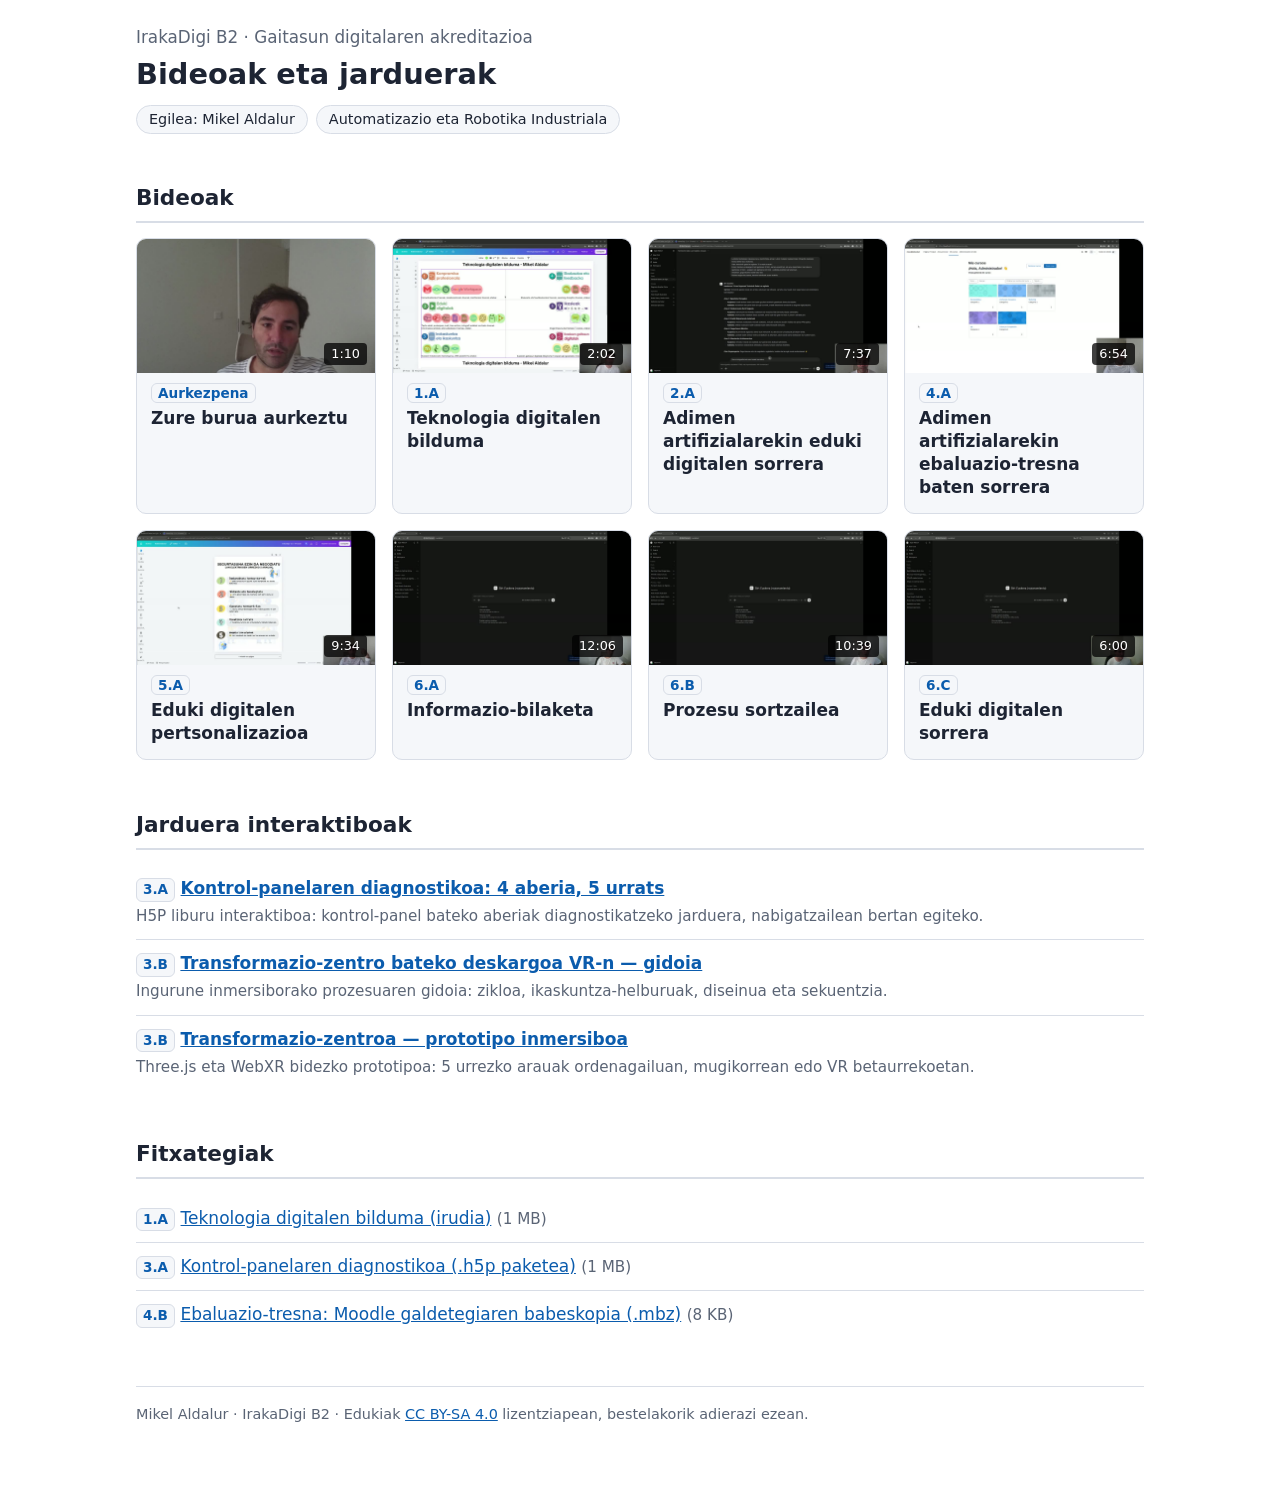
<file: index.html>
<!doctype html>
<html lang="eu">
<head>
<meta charset="utf-8">
<meta name="viewport" content="width=device-width, initial-scale=1">
<title>IrakaDigi B2 — Mikel Aldalur</title>
<meta name="description" content="Gaitasun digitalaren B2 akreditaziorako sortutako bideoak, jarduera interaktiboak eta baliabideak.">
<link rel="stylesheet" href="estiloa.css">
</head>
<body>
<main>
<header>
<p class="lead">IrakaDigi B2 · Gaitasun digitalaren akreditazioa</p>
<h1>Bideoak eta jarduerak</h1>
<div class="meta"><span class="tag">Egilea: Mikel Aldalur</span><span class="tag">Automatizazio eta Robotika Industriala</span></div>
</header>

<h2>Bideoak</h2>
<div class="grid">
<a class="vcard" href="bideoak/aurkezpena.html">
<span class="thumb"><img src="bideoak/irudiak/1.ZureBuruaAurkeztu.jpg" alt="" loading="lazy" width="960" height="540"><span class="dur">1:10</span></span>
<span class="vbody"><span class="code">Aurkezpena</span><strong>Zure burua aurkeztu</strong></span>
</a>
<a class="vcard" href="bideoak/1A.html">
<span class="thumb"><img src="bideoak/irudiak/1.A.TeknologiaDigitalenBilduma.jpg" alt="" loading="lazy" width="960" height="540"><span class="dur">2:02</span></span>
<span class="vbody"><span class="code">1.A</span><strong>Teknologia digitalen bilduma</strong></span>
</a>
<a class="vcard" href="bideoak/2A.html">
<span class="thumb"><img src="bideoak/irudiak/2.A.AArekinEdukiDigitalenSorrera.jpg" alt="" loading="lazy" width="960" height="540"><span class="dur">7:37</span></span>
<span class="vbody"><span class="code">2.A</span><strong>Adimen artifizialarekin eduki digitalen sorrera</strong></span>
</a>
<a class="vcard" href="bideoak/4A.html">
<span class="thumb"><img src="bideoak/irudiak/4.A.AAEbaluazioSorrera.jpg" alt="" loading="lazy" width="960" height="540"><span class="dur">6:54</span></span>
<span class="vbody"><span class="code">4.A</span><strong>Adimen artifizialarekin ebaluazio-tresna baten sorrera</strong></span>
</a>
<a class="vcard" href="bideoak/5A.html">
<span class="thumb"><img src="bideoak/irudiak/5.A.EdukiDigitalenPertsonalizazioa.jpg" alt="" loading="lazy" width="960" height="540"><span class="dur">9:34</span></span>
<span class="vbody"><span class="code">5.A</span><strong>Eduki digitalen pertsonalizazioa</strong></span>
</a>
<a class="vcard" href="bideoak/6A.html">
<span class="thumb"><img src="bideoak/irudiak/6.A.InformazioBilaketa.jpg" alt="" loading="lazy" width="960" height="540"><span class="dur">12:06</span></span>
<span class="vbody"><span class="code">6.A</span><strong>Informazio-bilaketa</strong></span>
</a>
<a class="vcard" href="bideoak/6B.html">
<span class="thumb"><img src="bideoak/irudiak/6.B.ProzesuSortzailea.jpg" alt="" loading="lazy" width="960" height="540"><span class="dur">10:39</span></span>
<span class="vbody"><span class="code">6.B</span><strong>Prozesu sortzailea</strong></span>
</a>
<a class="vcard" href="bideoak/6C.html">
<span class="thumb"><img src="bideoak/irudiak/6.C.EdukiDigitalenSorrera.jpg" alt="" loading="lazy" width="960" height="540"><span class="dur">6:00</span></span>
<span class="vbody"><span class="code">6.C</span><strong>Eduki digitalen sorrera</strong></span>
</a>
</div>

<h2>Jarduera interaktiboak</h2>
<ul class="list">
<li><span class="code">3.A</span> <a href="3A-kontrol-panela/"><strong>Kontrol-panelaren diagnostikoa: 4 aberia, 5 urrats</strong></a><br><span class="muted">H5P liburu interaktiboa: kontrol-panel bateko aberiak diagnostikatzeko jarduera, nabigatzailean bertan egiteko.</span></li>
<li><span class="code">3.B</span> <a href="3B-transformazio-zentroa/"><strong>Transformazio-zentro bateko deskargoa VR-n — gidoia</strong></a><br><span class="muted">Ingurune inmersiborako prozesuaren gidoia: zikloa, ikaskuntza-helburuak, diseinua eta sekuentzia.</span></li>
<li><span class="code">3.B</span> <a href="3B-transformazio-zentroa/vr/"><strong>Transformazio-zentroa — prototipo inmersiboa</strong></a><br><span class="muted">Three.js eta WebXR bidezko prototipoa: 5 urrezko arauak ordenagailuan, mugikorrean edo VR betaurrekoetan.</span></li>
</ul>

<h2>Fitxategiak</h2>
<ul class="list">
<li><span class="code">1.A</span> <a href="teknologia-digitalen-bilduma.png" download>Teknologia digitalen bilduma (irudia)</a> <span class="muted">(1 MB)</span></li>
<li><span class="code">3.A</span> <a href="3A-kontrol-panela/kontrol-panelaren-diagnostikoa.h5p" download>Kontrol-panelaren diagnostikoa (.h5p paketea)</a> <span class="muted">(1 MB)</span></li>
<li><span class="code">4.B</span> <a href="4.B.AAEbaluazioTresnarenBidalketa.mbz" download>Ebaluazio-tresna: Moodle galdetegiaren babeskopia (.mbz)</a> <span class="muted">(8 KB)</span></li>
</ul>

<footer>Mikel Aldalur · IrakaDigi B2 · Edukiak <a href="https://creativecommons.org/licenses/by-sa/4.0/deed.eu">CC BY-SA 4.0</a> lizentziapean, bestelakorik adierazi ezean.</footer>
</main>
</body>
</html>
</file>
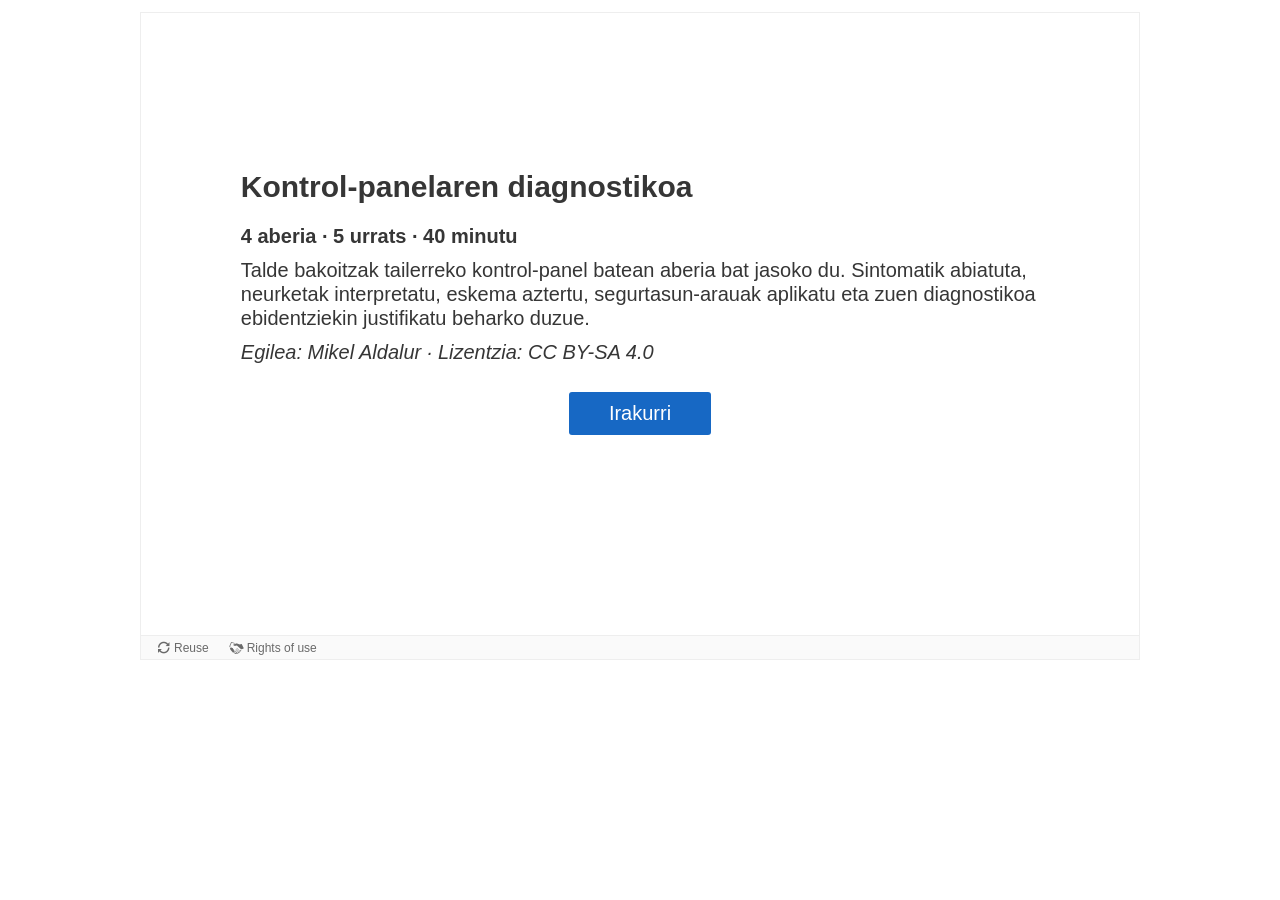
<file: 3A-kontrol-panela/index.html>
<!doctype html>
<html lang="eu">
<head>
<meta charset="utf-8">
<meta name="viewport" content="width=device-width, initial-scale=1">
<title>Kontrol-panelaren diagnostikoa</title>
<style>body{margin:0;padding:12px;font-family:system-ui,sans-serif;background:#fff}#h5p{max-width:1000px;margin:0 auto}</style>
</head>
<body>
<div id="h5p"></div>
<script src="player/main.bundle.js"></script>
<script>
new H5PStandalone.H5P(document.getElementById('h5p'), {
  h5pJsonPath: 'h5p',
  frameJs: 'player/frame.bundle.js',
  frameCss: 'player/styles/h5p.css',
  frame: true, copyright: true, export: true, downloadUrl: 'kontrol-panelaren-diagnostikoa.h5p',
  fullScreen: true
});
</script>
</body>
</html>
</file>
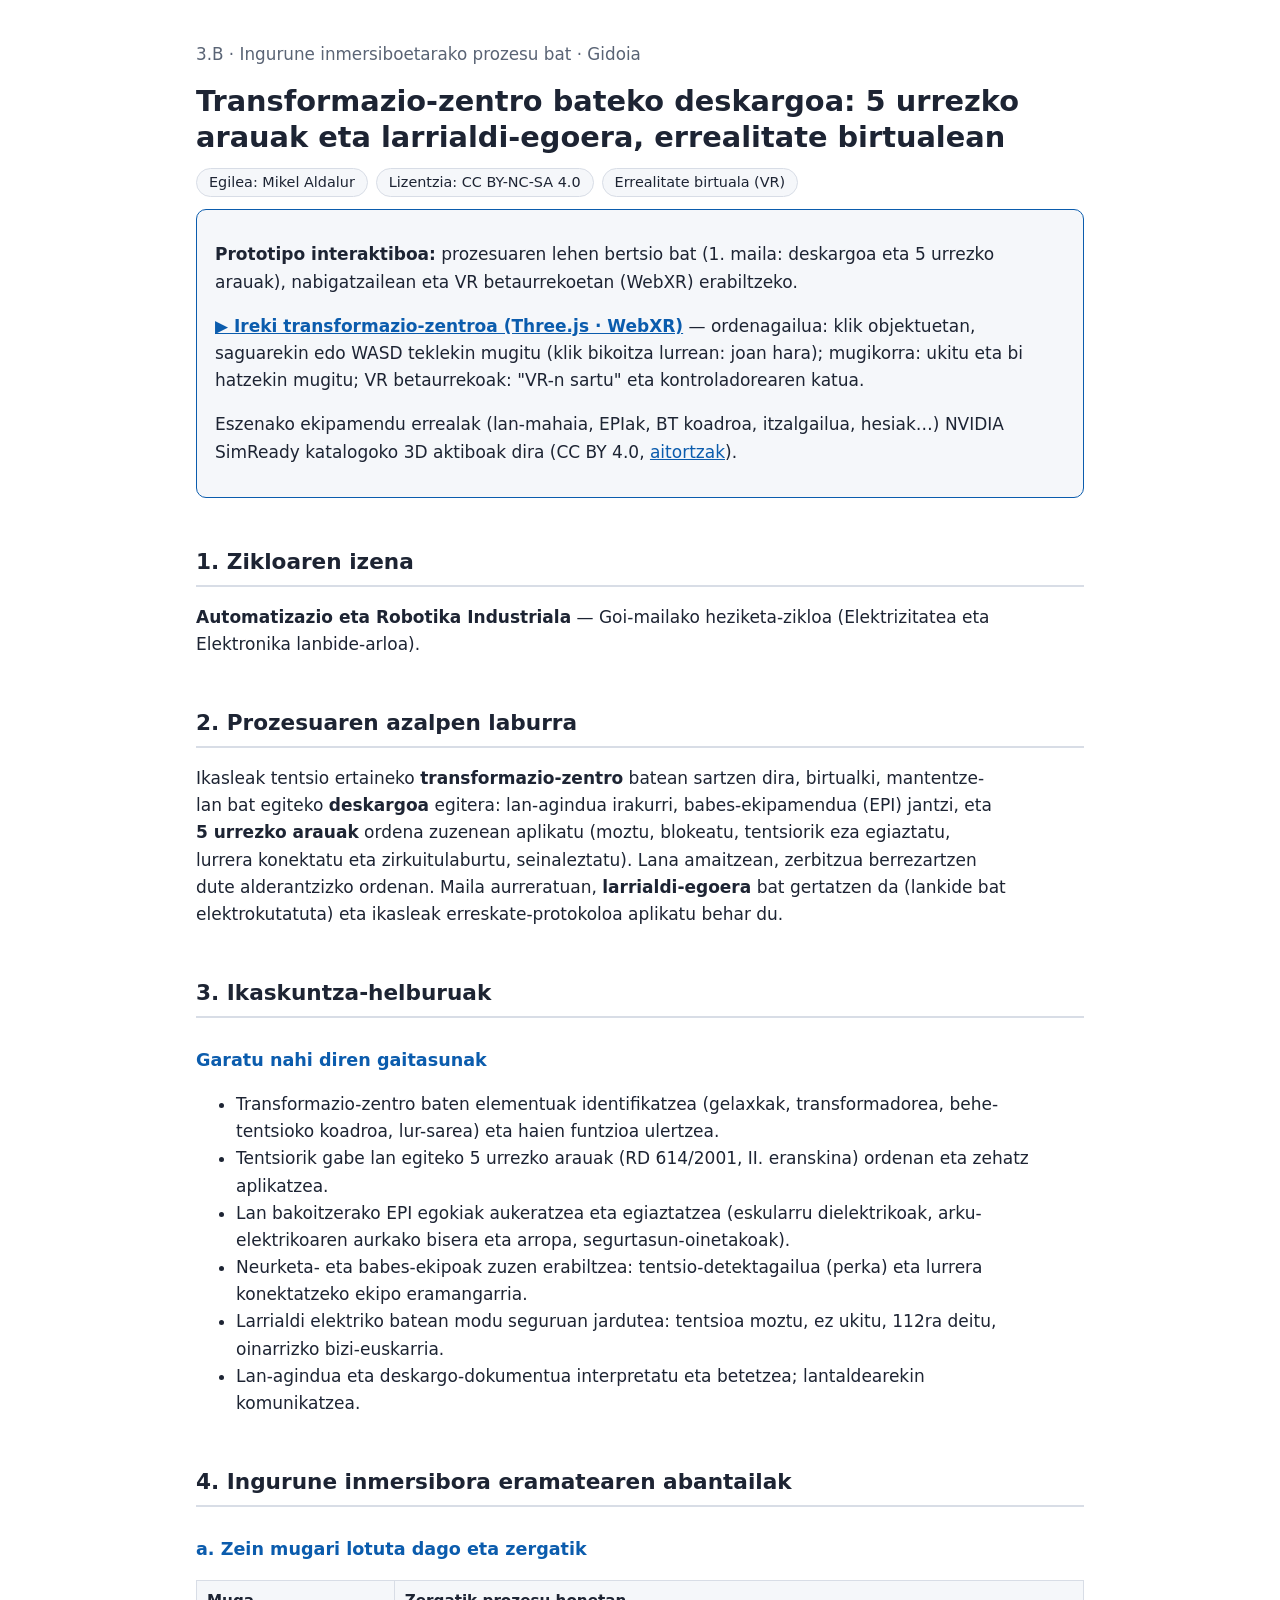
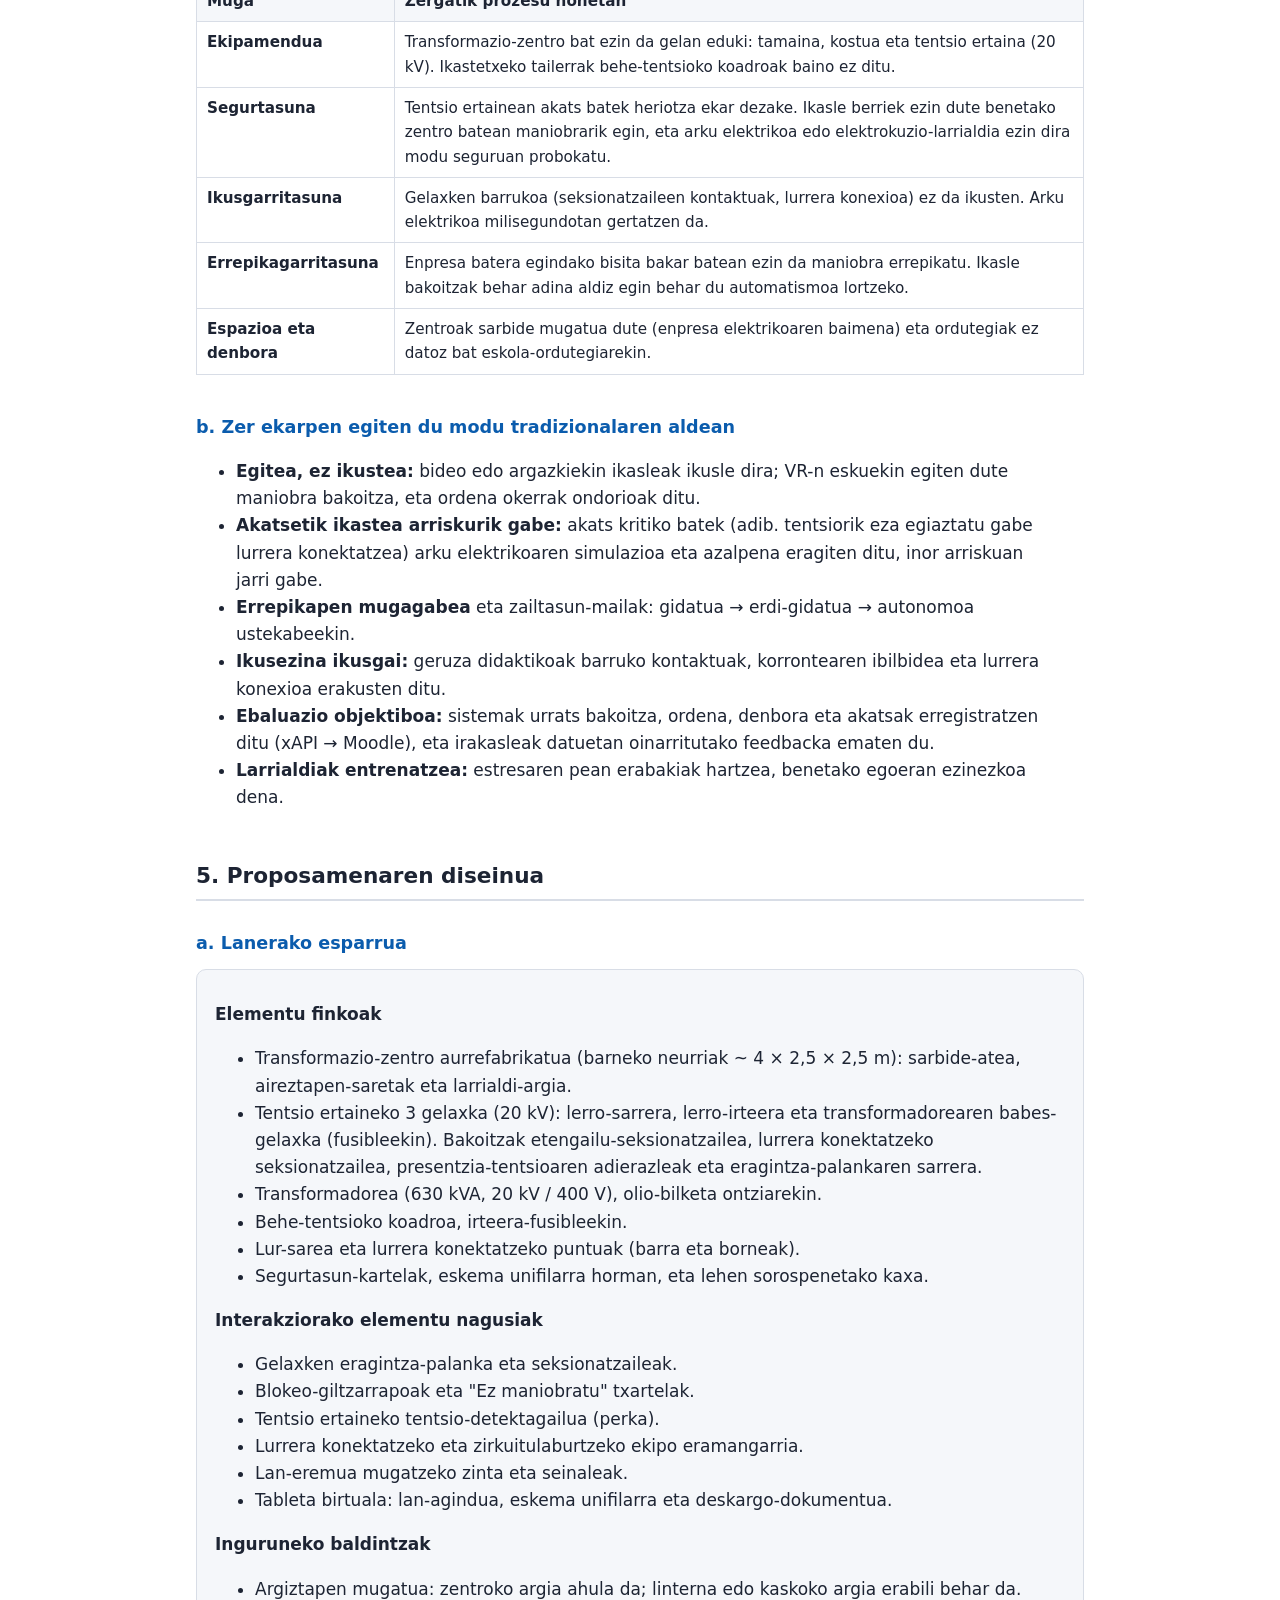
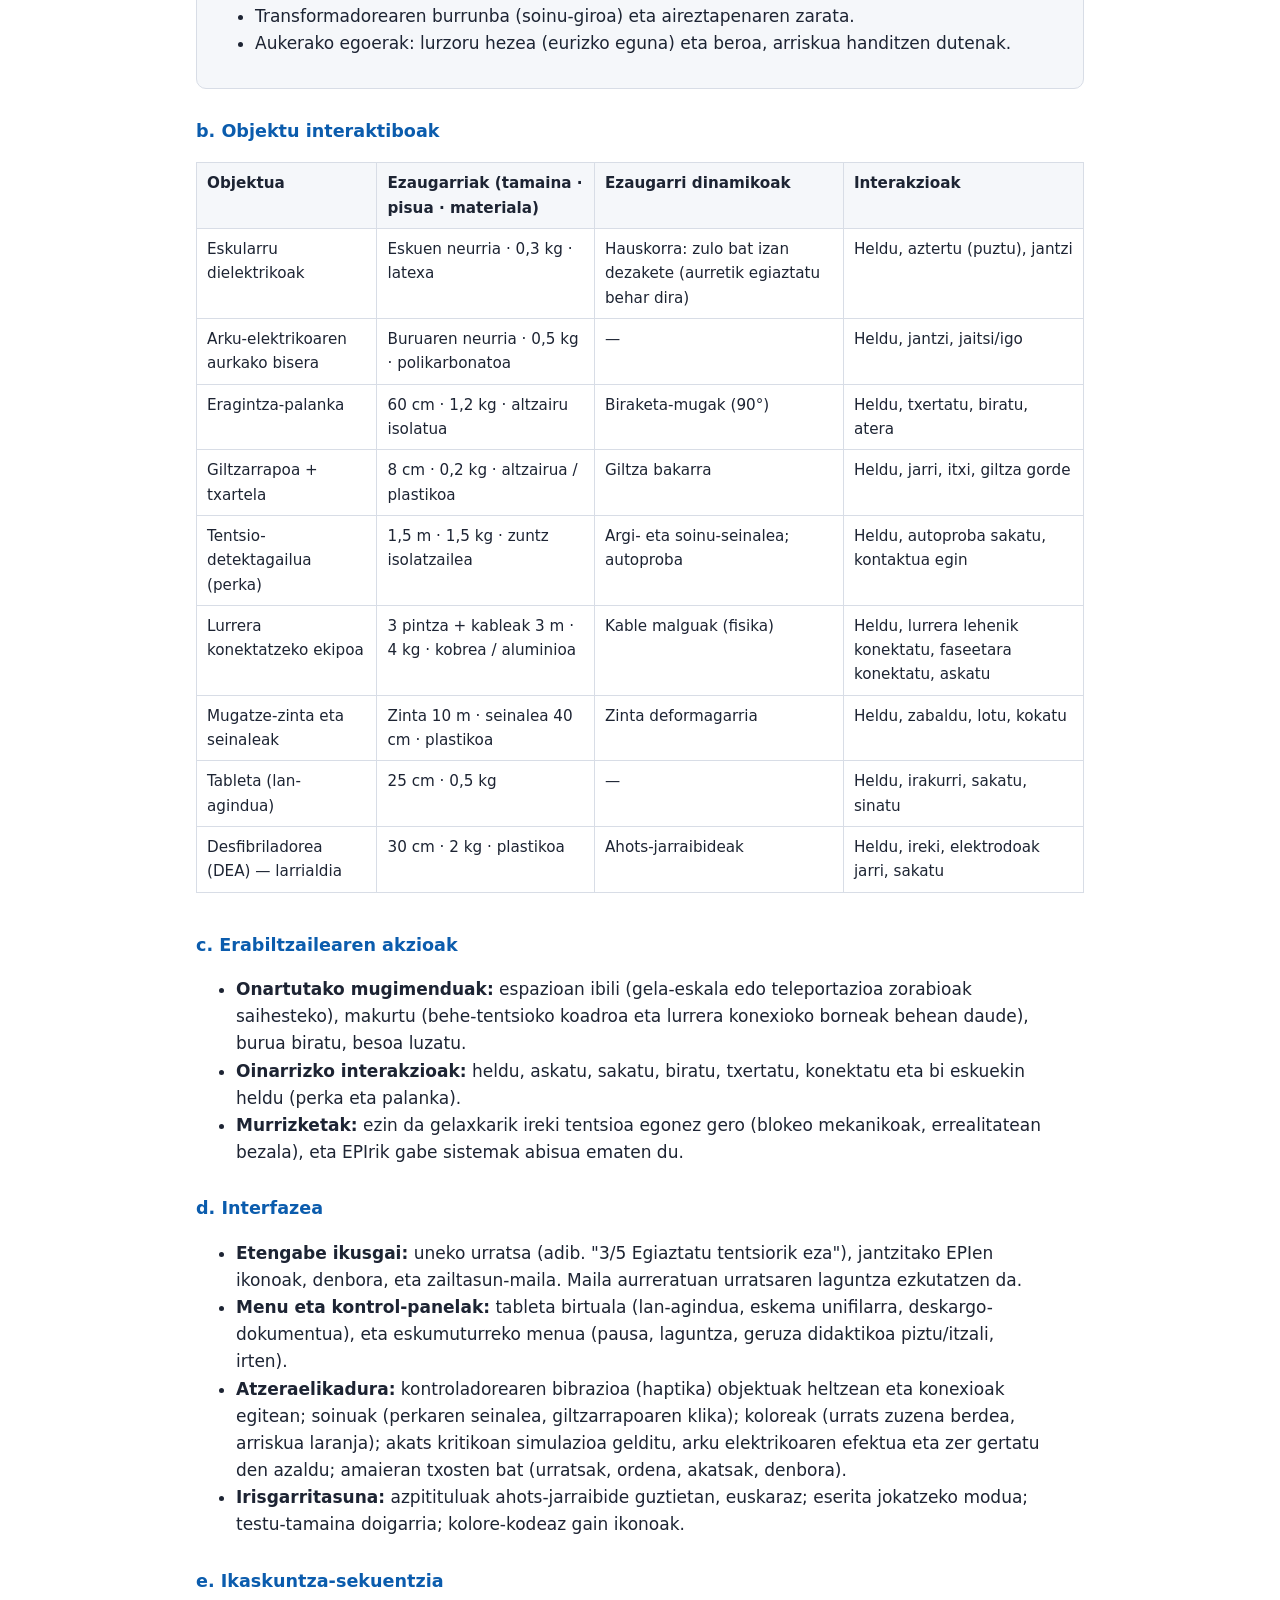
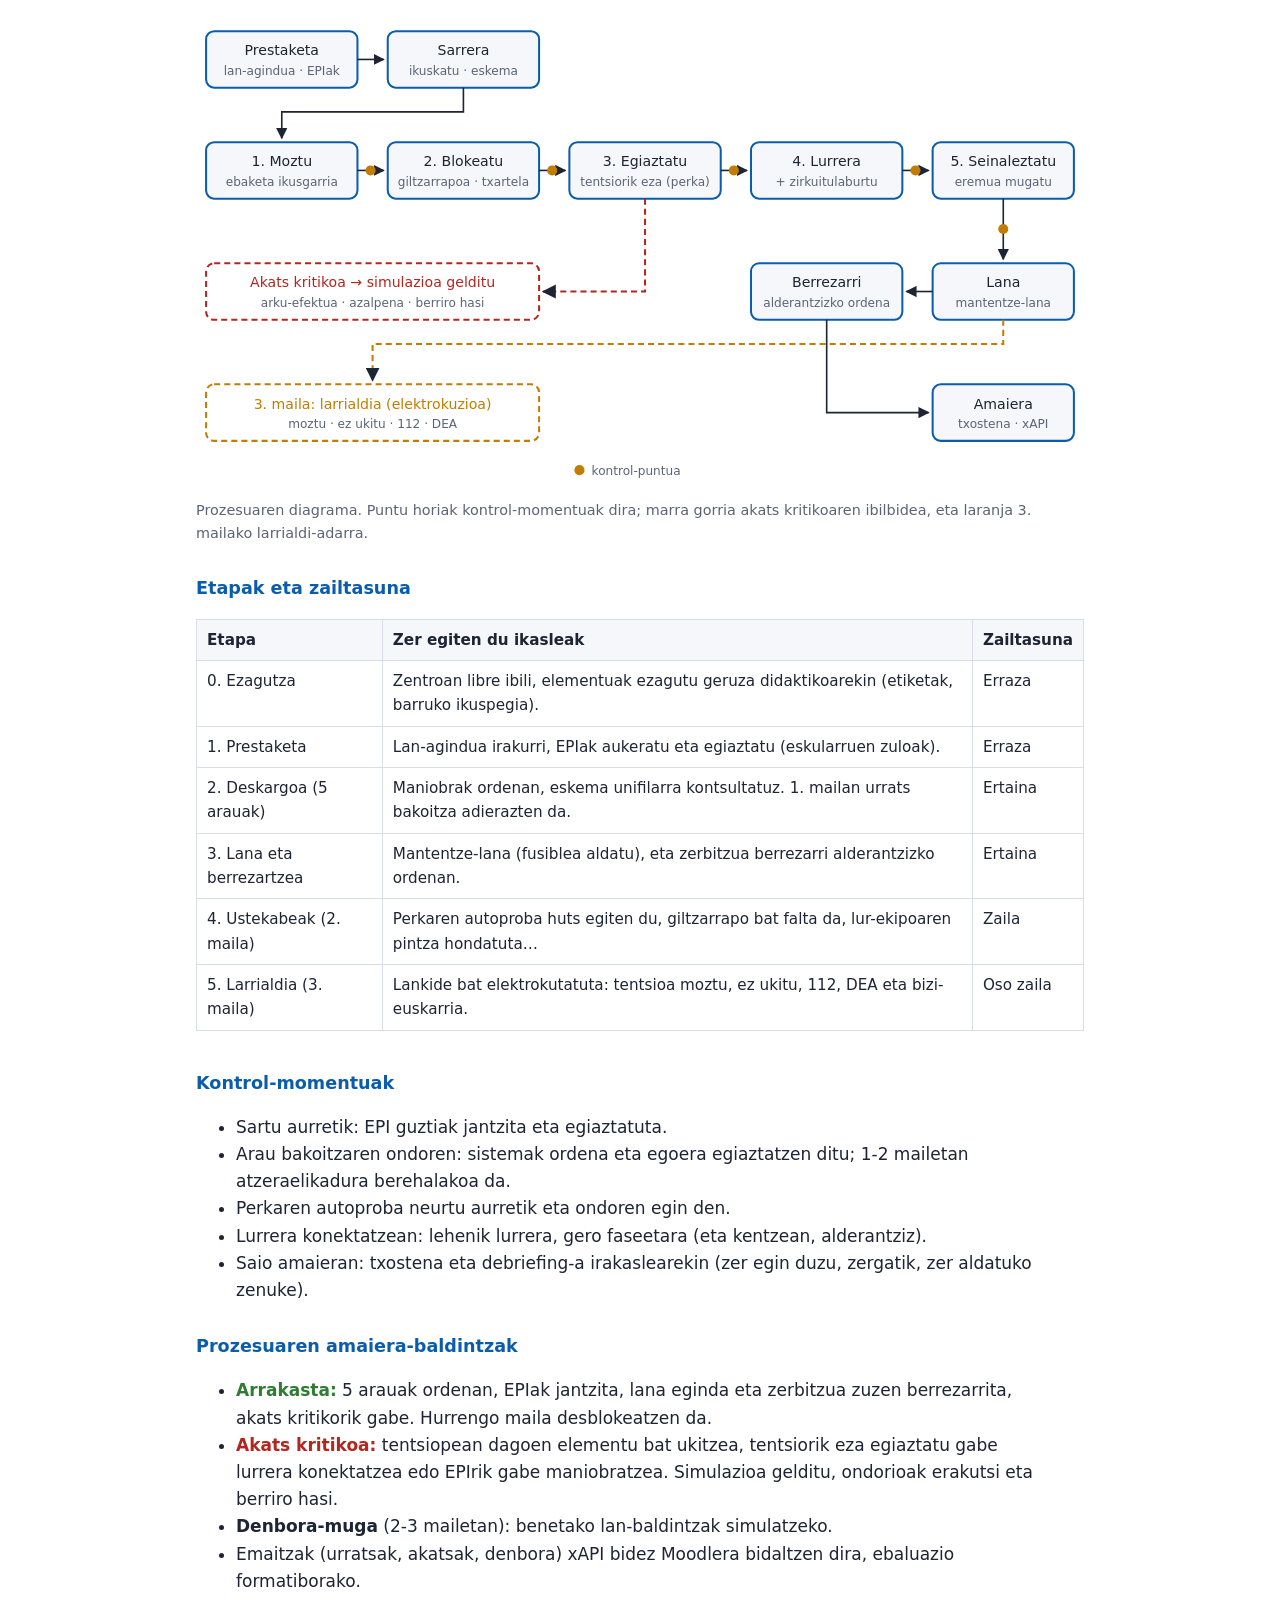
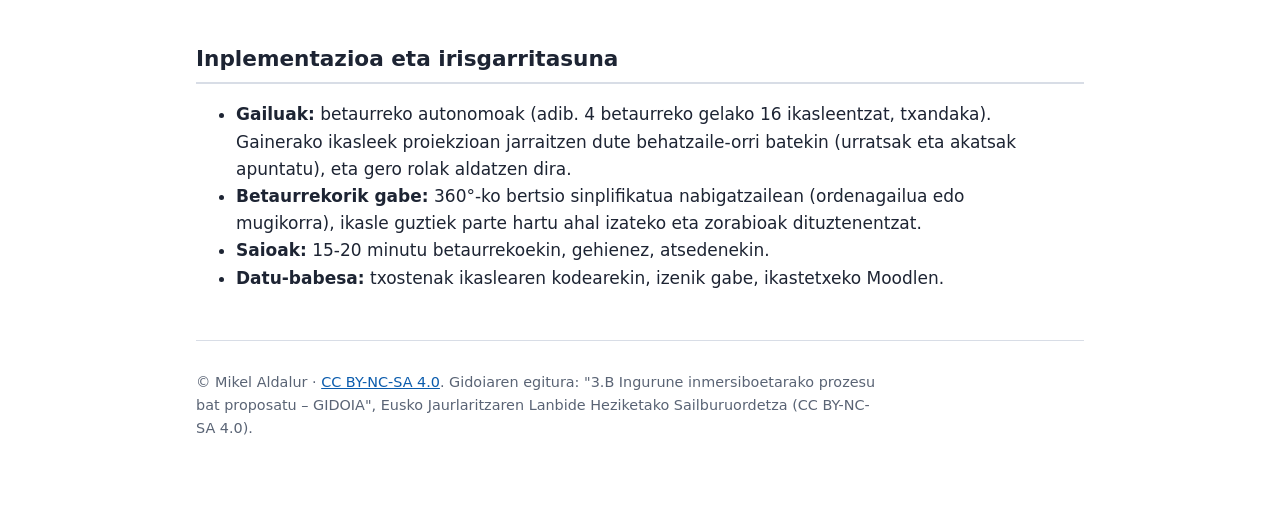
<file: 3B-transformazio-zentroa/index.html>
<!doctype html>
<html lang="eu">
<head>
<meta charset="utf-8">
<meta name="viewport" content="width=device-width, initial-scale=1">
<title>Transformazio-zentroko deskargoa VR-n</title>
<meta name="description" content="Ingurune inmersibo baterako prozesuaren gidoia: transformazio-zentro bateko deskargoa, 5 urrezko arauak eta larrialdi-egoera.">
<style>
:root{--bg:#ffffff;--fg:#1d2433;--muted:#5a6475;--accent:#0b5cad;--accent2:#c27c00;--line:#d8dde6;--card:#f5f7fa;--ok:#2e7d32;--ko:#b3261e}
@media (prefers-color-scheme: dark){:root{--bg:#12161d;--fg:#e6e9ef;--muted:#a3acbb;--accent:#6aa9ec;--accent2:#f0b44c;--line:#2c3440;--card:#1a2029;--ok:#7cc47f;--ko:#f08a82}}
*{box-sizing:border-box}
body{margin:0;background:var(--bg);color:var(--fg);font:17px/1.6 system-ui,-apple-system,"Segoe UI",Roboto,sans-serif}
main{max-width:920px;margin:0 auto;padding:24px 16px 64px}
h1{font-size:1.8rem;line-height:1.25;margin:.2em 0}
h2{font-size:1.35rem;margin:2.2em 0 .5em;padding-bottom:.25em;border-bottom:2px solid var(--line)}
h3{font-size:1.1rem;margin:1.6em 0 .4em;color:var(--accent)}
p,li{max-width:75ch}
.lead{color:var(--muted);font-size:1.05rem}
.meta{display:flex;flex-wrap:wrap;gap:8px;margin:12px 0 0}
.tag{background:var(--card);border:1px solid var(--line);border-radius:999px;padding:2px 12px;font-size:.9rem}
.card{background:var(--card);border:1px solid var(--line);border-radius:10px;padding:14px 18px;margin:12px 0}
table{width:100%;border-collapse:collapse;margin:10px 0;font-size:.95rem}
th,td{border:1px solid var(--line);padding:8px 10px;text-align:left;vertical-align:top}
th{background:var(--card)}
.scroll{overflow-x:auto}
.ok{color:var(--ok);font-weight:600}.ko{color:var(--ko);font-weight:600}
figure{margin:16px 0}
figcaption{color:var(--muted);font-size:.9rem;margin-top:6px}
svg text{font-family:system-ui,sans-serif}
footer{margin-top:48px;padding-top:16px;border-top:1px solid var(--line);color:var(--muted);font-size:.9rem}
a{color:var(--accent)}
</style>
</head>
<body>
<main>

<header>
<p class="lead">3.B · Ingurune inmersiboetarako prozesu bat · Gidoia</p>
<h1>Transformazio-zentro bateko deskargoa: 5 urrezko arauak eta larrialdi-egoera, errealitate birtualean</h1>
<div class="meta"><span class="tag">Egilea: Mikel Aldalur</span><span class="tag">Lizentzia: CC BY-NC-SA 4.0</span><span class="tag">Errealitate birtuala (VR)</span></div>
</header>

<div class="card" style="border-color:var(--accent)">
<p><strong>Prototipo interaktiboa:</strong> prozesuaren lehen bertsio bat (1. maila: deskargoa eta 5 urrezko arauak), nabigatzailean eta VR betaurrekoetan (WebXR) erabiltzeko.</p>
<p><a href="vr/"><strong>▶ Ireki transformazio-zentroa (Three.js · WebXR)</strong></a> — ordenagailua: klik objektuetan, saguarekin edo WASD teklekin mugitu (klik bikoitza lurrean: joan hara); mugikorra: ukitu eta bi hatzekin mugitu; VR betaurrekoak: "VR-n sartu" eta kontroladorearen katua.</p>
<p>Eszenako ekipamendu errealak (lan-mahaia, EPIak, BT koadroa, itzalgailua, hesiak…) NVIDIA SimReady katalogoko 3D aktiboak dira (CC BY 4.0, <a href="vr/assets/AITORTZAK.html">aitortzak</a>).</p>
</div>

<h2>1. Zikloaren izena</h2>
<p><strong>Automatizazio eta Robotika Industriala</strong> — Goi-mailako heziketa-zikloa (Elektrizitatea eta Elektronika lanbide-arloa).</p>

<h2>2. Prozesuaren azalpen laburra</h2>
<p>Ikasleak tentsio ertaineko <strong>transformazio-zentro</strong> batean sartzen dira, birtualki, mantentze-lan bat egiteko <strong>deskargoa</strong> egitera: lan-agindua irakurri, babes-ekipamendua (EPI) jantzi, eta <strong>5 urrezko arauak</strong> ordena zuzenean aplikatu (moztu, blokeatu, tentsiorik eza egiaztatu, lurrera konektatu eta zirkuitulaburtu, seinaleztatu). Lana amaitzean, zerbitzua berrezartzen dute alderantzizko ordenan. Maila aurreratuan, <strong>larrialdi-egoera</strong> bat gertatzen da (lankide bat elektrokutatuta) eta ikasleak erreskate-protokoloa aplikatu behar du.</p>

<h2>3. Ikaskuntza-helburuak</h2>
<h3>Garatu nahi diren gaitasunak</h3>
<ul>
<li>Transformazio-zentro baten elementuak identifikatzea (gelaxkak, transformadorea, behe-tentsioko koadroa, lur-sarea) eta haien funtzioa ulertzea.</li>
<li>Tentsiorik gabe lan egiteko 5 urrezko arauak (RD 614/2001, II. eranskina) ordenan eta zehatz aplikatzea.</li>
<li>Lan bakoitzerako EPI egokiak aukeratzea eta egiaztatzea (eskularru dielektrikoak, arku-elektrikoaren aurkako bisera eta arropa, segurtasun-oinetakoak).</li>
<li>Neurketa- eta babes-ekipoak zuzen erabiltzea: tentsio-detektagailua (perka) eta lurrera konektatzeko ekipo eramangarria.</li>
<li>Larrialdi elektriko batean modu seguruan jardutea: tentsioa moztu, ez ukitu, 112ra deitu, oinarrizko bizi-euskarria.</li>
<li>Lan-agindua eta deskargo-dokumentua interpretatu eta betetzea; lantaldearekin komunikatzea.</li>
</ul>

<h2>4. Ingurune inmersibora eramatearen abantailak</h2>
<h3>a. Zein mugari lotuta dago eta zergatik</h3>
<div class="scroll"><table>
<thead><tr><th>Muga</th><th>Zergatik prozesu honetan</th></tr></thead>
<tbody>
<tr><td><strong>Ekipamendua</strong></td><td>Transformazio-zentro bat ezin da gelan eduki: tamaina, kostua eta tentsio ertaina (20 kV). Ikastetxeko tailerrak behe-tentsioko koadroak baino ez ditu.</td></tr>
<tr><td><strong>Segurtasuna</strong></td><td>Tentsio ertainean akats batek heriotza ekar dezake. Ikasle berriek ezin dute benetako zentro batean maniobrarik egin, eta arku elektrikoa edo elektrokuzio-larrialdia ezin dira modu seguruan probokatu.</td></tr>
<tr><td><strong>Ikusgarritasuna</strong></td><td>Gelaxken barrukoa (seksionatzaileen kontaktuak, lurrera konexioa) ez da ikusten. Arku elektrikoa milisegundotan gertatzen da.</td></tr>
<tr><td><strong>Errepikagarritasuna</strong></td><td>Enpresa batera egindako bisita bakar batean ezin da maniobra errepikatu. Ikasle bakoitzak behar adina aldiz egin behar du automatismoa lortzeko.</td></tr>
<tr><td><strong>Espazioa eta denbora</strong></td><td>Zentroak sarbide mugatua dute (enpresa elektrikoaren baimena) eta ordutegiak ez datoz bat eskola-ordutegiarekin.</td></tr>
</tbody></table></div>

<h3>b. Zer ekarpen egiten du modu tradizionalaren aldean</h3>
<ul>
<li><strong>Egitea, ez ikustea:</strong> bideo edo argazkiekin ikasleak ikusle dira; VR-n eskuekin egiten dute maniobra bakoitza, eta ordena okerrak ondorioak ditu.</li>
<li><strong>Akatsetik ikastea arriskurik gabe:</strong> akats kritiko batek (adib. tentsiorik eza egiaztatu gabe lurrera konektatzea) arku elektrikoaren simulazioa eta azalpena eragiten ditu, inor arriskuan jarri gabe.</li>
<li><strong>Errepikapen mugagabea</strong> eta zailtasun-mailak: gidatua → erdi-gidatua → autonomoa ustekabeekin.</li>
<li><strong>Ikusezina ikusgai:</strong> geruza didaktikoak barruko kontaktuak, korrontearen ibilbidea eta lurrera konexioa erakusten ditu.</li>
<li><strong>Ebaluazio objektiboa:</strong> sistemak urrats bakoitza, ordena, denbora eta akatsak erregistratzen ditu (xAPI → Moodle), eta irakasleak datuetan oinarritutako feedbacka ematen du.</li>
<li><strong>Larrialdiak entrenatzea:</strong> estresaren pean erabakiak hartzea, benetako egoeran ezinezkoa dena.</li>
</ul>

<h2>5. Proposamenaren diseinua</h2>

<h3>a. Lanerako esparrua</h3>
<div class="card">
<p><strong>Elementu finkoak</strong></p>
<ul>
<li>Transformazio-zentro aurrefabrikatua (barneko neurriak ~ 4 × 2,5 × 2,5 m): sarbide-atea, aireztapen-saretak eta larrialdi-argia.</li>
<li>Tentsio ertaineko 3 gelaxka (20 kV): lerro-sarrera, lerro-irteera eta transformadorearen babes-gelaxka (fusibleekin). Bakoitzak etengailu-seksionatzailea, lurrera konektatzeko seksionatzailea, presentzia-tentsioaren adierazleak eta eragintza-palankaren sarrera.</li>
<li>Transformadorea (630 kVA, 20 kV / 400 V), olio-bilketa ontziarekin.</li>
<li>Behe-tentsioko koadroa, irteera-fusibleekin.</li>
<li>Lur-sarea eta lurrera konektatzeko puntuak (barra eta borneak).</li>
<li>Segurtasun-kartelak, eskema unifilarra horman, eta lehen sorospenetako kaxa.</li>
</ul>
<p><strong>Interakziorako elementu nagusiak</strong></p>
<ul>
<li>Gelaxken eragintza-palanka eta seksionatzaileak.</li>
<li>Blokeo-giltzarrapoak eta "Ez maniobratu" txartelak.</li>
<li>Tentsio ertaineko tentsio-detektagailua (perka).</li>
<li>Lurrera konektatzeko eta zirkuitulaburtzeko ekipo eramangarria.</li>
<li>Lan-eremua mugatzeko zinta eta seinaleak.</li>
<li>Tableta birtuala: lan-agindua, eskema unifilarra eta deskargo-dokumentua.</li>
</ul>
<p><strong>Inguruneko baldintzak</strong></p>
<ul>
<li>Argiztapen mugatua: zentroko argia ahula da; linterna edo kaskoko argia erabili behar da.</li>
<li>Transformadorearen burrunba (soinu-giroa) eta aireztapenaren zarata.</li>
<li>Aukerako egoerak: lurzoru hezea (eurizko eguna) eta beroa, arriskua handitzen dutenak.</li>
</ul>
</div>

<h3>b. Objektu interaktiboak</h3>
<div class="scroll"><table>
<thead><tr><th>Objektua</th><th>Ezaugarriak (tamaina · pisua · materiala)</th><th>Ezaugarri dinamikoak</th><th>Interakzioak</th></tr></thead>
<tbody>
<tr><td>Eskularru dielektrikoak</td><td>Eskuen neurria · 0,3 kg · latexa</td><td>Hauskorra: zulo bat izan dezakete (aurretik egiaztatu behar dira)</td><td>Heldu, aztertu (puztu), jantzi</td></tr>
<tr><td>Arku-elektrikoaren aurkako bisera</td><td>Buruaren neurria · 0,5 kg · polikarbonatoa</td><td>—</td><td>Heldu, jantzi, jaitsi/igo</td></tr>
<tr><td>Eragintza-palanka</td><td>60 cm · 1,2 kg · altzairu isolatua</td><td>Biraketa-mugak (90°)</td><td>Heldu, txertatu, biratu, atera</td></tr>
<tr><td>Giltzarrapoa + txartela</td><td>8 cm · 0,2 kg · altzairua / plastikoa</td><td>Giltza bakarra</td><td>Heldu, jarri, itxi, giltza gorde</td></tr>
<tr><td>Tentsio-detektagailua (perka)</td><td>1,5 m · 1,5 kg · zuntz isolatzailea</td><td>Argi- eta soinu-seinalea; autoproba</td><td>Heldu, autoproba sakatu, kontaktua egin</td></tr>
<tr><td>Lurrera konektatzeko ekipoa</td><td>3 pintza + kableak 3 m · 4 kg · kobrea / aluminioa</td><td>Kable malguak (fisika)</td><td>Heldu, lurrera lehenik konektatu, faseetara konektatu, askatu</td></tr>
<tr><td>Mugatze-zinta eta seinaleak</td><td>Zinta 10 m · seinalea 40 cm · plastikoa</td><td>Zinta deformagarria</td><td>Heldu, zabaldu, lotu, kokatu</td></tr>
<tr><td>Tableta (lan-agindua)</td><td>25 cm · 0,5 kg</td><td>—</td><td>Heldu, irakurri, sakatu, sinatu</td></tr>
<tr><td>Desfibriladorea (DEA) — larrialdia</td><td>30 cm · 2 kg · plastikoa</td><td>Ahots-jarraibideak</td><td>Heldu, ireki, elektrodoak jarri, sakatu</td></tr>
</tbody></table></div>

<h3>c. Erabiltzailearen akzioak</h3>
<ul>
<li><strong>Onartutako mugimenduak:</strong> espazioan ibili (gela-eskala edo teleportazioa zorabioak saihesteko), makurtu (behe-tentsioko koadroa eta lurrera konexioko borneak behean daude), burua biratu, besoa luzatu.</li>
<li><strong>Oinarrizko interakzioak:</strong> heldu, askatu, sakatu, biratu, txertatu, konektatu eta bi eskuekin heldu (perka eta palanka).</li>
<li><strong>Murrizketak:</strong> ezin da gelaxkarik ireki tentsioa egonez gero (blokeo mekanikoak, errealitatean bezala), eta EPIrik gabe sistemak abisua ematen du.</li>
</ul>

<h3>d. Interfazea</h3>
<ul>
<li><strong>Etengabe ikusgai:</strong> uneko urratsa (adib. "3/5 Egiaztatu tentsiorik eza"), jantzitako EPIen ikonoak, denbora, eta zailtasun-maila. Maila aurreratuan urratsaren laguntza ezkutatzen da.</li>
<li><strong>Menu eta kontrol-panelak:</strong> tableta birtuala (lan-agindua, eskema unifilarra, deskargo-dokumentua), eta eskumuturreko menua (pausa, laguntza, geruza didaktikoa piztu/itzali, irten).</li>
<li><strong>Atzeraelikadura:</strong> kontroladorearen bibrazioa (haptika) objektuak heltzean eta konexioak egitean; soinuak (perkaren seinalea, giltzarrapoaren klika); koloreak (urrats zuzena berdea, arriskua laranja); akats kritikoan simulazioa gelditu, arku elektrikoaren efektua eta zer gertatu den azaldu; amaieran txosten bat (urratsak, ordena, akatsak, denbora).</li>
<li><strong>Irisgarritasuna:</strong> azpitituluak ahots-jarraibide guztietan, euskaraz; eserita jokatzeko modua; testu-tamaina doigarria; kolore-kodeaz gain ikonoak.</li>
</ul>

<h3>e. Ikaskuntza-sekuentzia</h3>
<figure>
<svg viewBox="0 0 880 470" width="100%" role="img" aria-labelledby="dtit ddesc">
<title id="dtit">Prozesuaren diagrama</title>
<desc id="ddesc">Prestaketa, sarrera, 5 urrezko arauak ordenan, lana, zerbitzua berrezartzea eta amaiera. Urrats bakoitzaren ondoren kontrol-puntu bat dago; akats kritikoak debriefing-era eta berriro hastera eramaten du. 3. mailan larrialdi-adar bat dago.</desc>
<defs><marker id="ar" viewBox="0 0 10 10" refX="9" refY="5" markerWidth="7" markerHeight="7" orient="auto"><path d="M0,0L10,5L0,10z" fill="currentColor"/></marker></defs>
<g style="color:var(--fg)" font-size="14">
<g fill="var(--card)" stroke="var(--accent)" stroke-width="2">
<rect x="10" y="20" width="150" height="56" rx="8"/><rect x="190" y="20" width="150" height="56" rx="8"/>
<rect x="10" y="130" width="150" height="56" rx="8"/><rect x="190" y="130" width="150" height="56" rx="8"/><rect x="370" y="130" width="150" height="56" rx="8"/><rect x="550" y="130" width="150" height="56" rx="8"/><rect x="730" y="130" width="140" height="56" rx="8"/>
<rect x="550" y="250" width="150" height="56" rx="8"/><rect x="730" y="250" width="140" height="56" rx="8"/><rect x="730" y="370" width="140" height="56" rx="8"/>
</g>
<g fill="var(--fg)" text-anchor="middle">
<text x="85" y="44">Prestaketa</text><text x="85" y="63" font-size="12" fill="var(--muted)">lan-agindua · EPIak</text>
<text x="265" y="44">Sarrera</text><text x="265" y="63" font-size="12" fill="var(--muted)">ikuskatu · eskema</text>
<text x="85" y="154">1. Moztu</text><text x="85" y="173" font-size="12" fill="var(--muted)">ebaketa ikusgarria</text>
<text x="265" y="154">2. Blokeatu</text><text x="265" y="173" font-size="12" fill="var(--muted)">giltzarrapoa · txartela</text>
<text x="445" y="154">3. Egiaztatu</text><text x="445" y="173" font-size="12" fill="var(--muted)">tentsiorik eza (perka)</text>
<text x="625" y="154">4. Lurrera</text><text x="625" y="173" font-size="12" fill="var(--muted)">+ zirkuitulaburtu</text>
<text x="800" y="154">5. Seinaleztatu</text><text x="800" y="173" font-size="12" fill="var(--muted)">eremua mugatu</text>
<text x="625" y="274">Berrezarri</text><text x="625" y="293" font-size="12" fill="var(--muted)">alderantzizko ordena</text>
<text x="800" y="274">Lana</text><text x="800" y="293" font-size="12" fill="var(--muted)">mantentze-lana</text>
<text x="800" y="394">Amaiera</text><text x="800" y="413" font-size="12" fill="var(--muted)">txostena · xAPI</text>
</g>
<g stroke="currentColor" stroke-width="1.6" fill="none" marker-end="url(#ar)">
<path d="M160 48H186"/><path d="M265 76V100H85V126"/>
<path d="M160 158H186"/><path d="M340 158H366"/><path d="M520 158H546"/><path d="M700 158H726"/>
<path d="M800 186V246"/><path d="M730 278H704"/><path d="M625 306V398H726"/>
</g>
<g fill="var(--accent2)"><circle cx="173" cy="158" r="5"/><circle cx="353" cy="158" r="5"/><circle cx="533" cy="158" r="5"/><circle cx="713" cy="158" r="5"/><circle cx="800" cy="216" r="5"/></g>
<g stroke="var(--ko)" stroke-width="2" fill="none" stroke-dasharray="6 4"><rect x="10" y="250" width="330" height="56" rx="8"/><path d="M445 186V278H344" marker-end="url(#ar)" style="color:var(--ko)"/></g>
<text x="175" y="274" text-anchor="middle" fill="var(--ko)">Akats kritikoa → simulazioa gelditu</text>
<text x="175" y="293" text-anchor="middle" font-size="12" fill="var(--muted)">arku-efektua · azalpena · berriro hasi</text>
<g stroke="var(--accent2)" stroke-width="2" fill="none" stroke-dasharray="6 4"><rect x="10" y="370" width="330" height="56" rx="8"/><path d="M800 306V330H175V366" marker-end="url(#ar)" style="color:var(--accent2)"/></g>
<text x="175" y="394" text-anchor="middle" fill="var(--accent2)">3. maila: larrialdia (elektrokuzioa)</text>
<text x="175" y="413" text-anchor="middle" font-size="12" fill="var(--muted)">moztu · ez ukitu · 112 · DEA</text>
<circle cx="380" cy="455" r="5" fill="var(--accent2)"/><text x="392" y="460" font-size="12" fill="var(--muted)">kontrol-puntua</text>
</g>
</svg>
<figcaption>Prozesuaren diagrama. Puntu horiak kontrol-momentuak dira; marra gorria akats kritikoaren ibilbidea, eta laranja 3. mailako larrialdi-adarra.</figcaption>
</figure>

<h3>Etapak eta zailtasuna</h3>
<div class="scroll"><table>
<thead><tr><th>Etapa</th><th>Zer egiten du ikasleak</th><th>Zailtasuna</th></tr></thead>
<tbody>
<tr><td>0. Ezagutza</td><td>Zentroan libre ibili, elementuak ezagutu geruza didaktikoarekin (etiketak, barruko ikuspegia).</td><td>Erraza</td></tr>
<tr><td>1. Prestaketa</td><td>Lan-agindua irakurri, EPIak aukeratu eta egiaztatu (eskularruen zuloak).</td><td>Erraza</td></tr>
<tr><td>2. Deskargoa (5 arauak)</td><td>Maniobrak ordenan, eskema unifilarra kontsultatuz. 1. mailan urrats bakoitza adierazten da.</td><td>Ertaina</td></tr>
<tr><td>3. Lana eta berrezartzea</td><td>Mantentze-lana (fusiblea aldatu), eta zerbitzua berrezarri alderantzizko ordenan.</td><td>Ertaina</td></tr>
<tr><td>4. Ustekabeak (2. maila)</td><td>Perkaren autoproba huts egiten du, giltzarrapo bat falta da, lur-ekipoaren pintza hondatuta…</td><td>Zaila</td></tr>
<tr><td>5. Larrialdia (3. maila)</td><td>Lankide bat elektrokutatuta: tentsioa moztu, ez ukitu, 112, DEA eta bizi-euskarria.</td><td>Oso zaila</td></tr>
</tbody></table></div>

<h3>Kontrol-momentuak</h3>
<ul>
<li>Sartu aurretik: EPI guztiak jantzita eta egiaztatuta.</li>
<li>Arau bakoitzaren ondoren: sistemak ordena eta egoera egiaztatzen ditu; 1-2 mailetan atzeraelikadura berehalakoa da.</li>
<li>Perkaren autoproba neurtu aurretik eta ondoren egin den.</li>
<li>Lurrera konektatzean: lehenik lurrera, gero faseetara (eta kentzean, alderantziz).</li>
<li>Saio amaieran: txostena eta debriefing-a irakaslearekin (zer egin duzu, zergatik, zer aldatuko zenuke).</li>
</ul>

<h3>Prozesuaren amaiera-baldintzak</h3>
<ul>
<li><span class="ok">Arrakasta:</span> 5 arauak ordenan, EPIak jantzita, lana eginda eta zerbitzua zuzen berrezarrita, akats kritikorik gabe. Hurrengo maila desblokeatzen da.</li>
<li><span class="ko">Akats kritikoa:</span> tentsiopean dagoen elementu bat ukitzea, tentsiorik eza egiaztatu gabe lurrera konektatzea edo EPIrik gabe maniobratzea. Simulazioa gelditu, ondorioak erakutsi eta berriro hasi.</li>
<li><strong>Denbora-muga</strong> (2-3 mailetan): benetako lan-baldintzak simulatzeko.</li>
<li>Emaitzak (urratsak, akatsak, denbora) xAPI bidez Moodlera bidaltzen dira, ebaluazio formatiborako.</li>
</ul>

<h2>Inplementazioa eta irisgarritasuna</h2>
<ul>
<li><strong>Gailuak:</strong> betaurreko autonomoak (adib. 4 betaurreko gelako 16 ikasleentzat, txandaka). Gainerako ikasleek proiekzioan jarraitzen dute behatzaile-orri batekin (urratsak eta akatsak apuntatu), eta gero rolak aldatzen dira.</li>
<li><strong>Betaurrekorik gabe:</strong> 360°-ko bertsio sinplifikatua nabigatzailean (ordenagailua edo mugikorra), ikasle guztiek parte hartu ahal izateko eta zorabioak dituztenentzat.</li>
<li><strong>Saioak:</strong> 15-20 minutu betaurrekoekin, gehienez, atsedenekin.</li>
<li><strong>Datu-babesa:</strong> txostenak ikaslearen kodearekin, izenik gabe, ikastetxeko Moodlen.</li>
</ul>

<footer>
<p>© Mikel Aldalur · <a href="https://creativecommons.org/licenses/by-nc-sa/4.0/deed.eu">CC BY-NC-SA 4.0</a>. Gidoiaren egitura: "3.B Ingurune inmersiboetarako prozesu bat proposatu – GIDOIA", Eusko Jaurlaritzaren Lanbide Heziketako Sailburuordetza (CC BY-NC-SA 4.0).</p>
</footer>
</main>
</body>
</html>
</file>
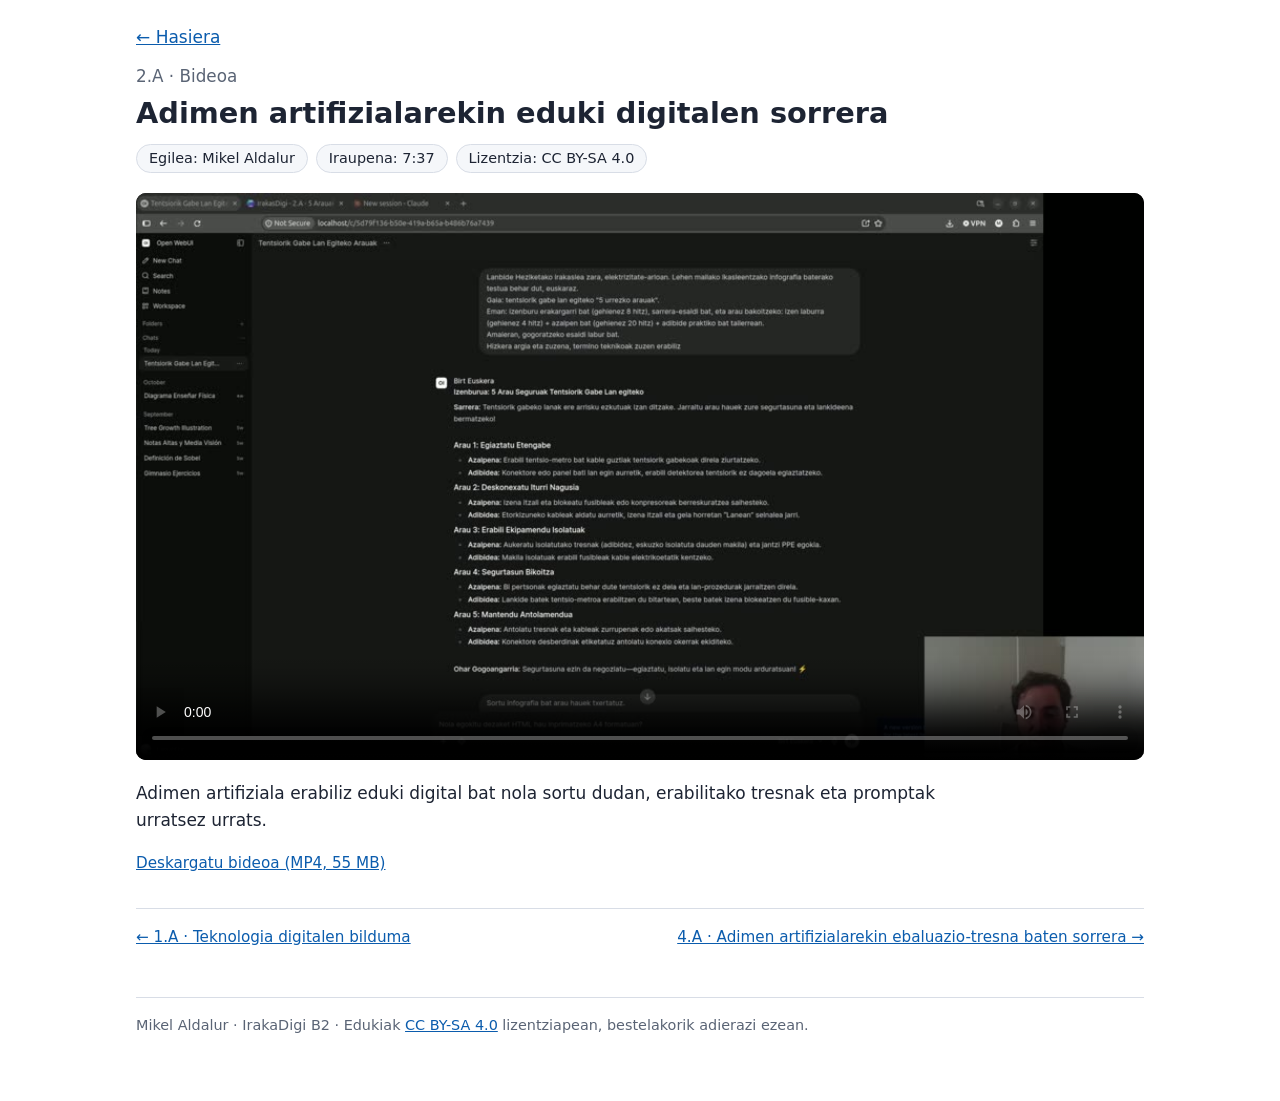
<file: bideoak/2A.html>
<!doctype html>
<html lang="eu">
<head>
<meta charset="utf-8">
<meta name="viewport" content="width=device-width, initial-scale=1">
<title>2.A · Adimen artifizialarekin eduki digitalen sorrera</title>
<meta name="description" content="Adimen artifiziala erabiliz eduki digital bat nola sortu dudan, erabilitako tresnak eta promptak urratsez urrats.">
<link rel="stylesheet" href="../estiloa.css">
</head>
<body>
<main>
<p class="crumb"><a href="../">← Hasiera</a></p>
<header>
<p class="lead">2.A · Bideoa</p>
<h1>Adimen artifizialarekin eduki digitalen sorrera</h1>
<div class="meta"><span class="tag">Egilea: Mikel Aldalur</span><span class="tag">Iraupena: 7:37</span><span class="tag">Lizentzia: CC BY-SA 4.0</span></div>
</header>

<div class="player">
<video controls preload="metadata" playsinline poster="irudiak/2.A.AArekinEdukiDigitalenSorrera.jpg">
<source src="../2.A.AArekinEdukiDigitalenSorrera.mp4" type="video/mp4">
Zure nabigatzaileak ezin du bideoa erreproduzitu. <a href="../2.A.AArekinEdukiDigitalenSorrera.mp4">Deskargatu bideoa</a>.
</video>
</div>

<p>Adimen artifiziala erabiliz eduki digital bat nola sortu dudan, erabilitako tresnak eta promptak urratsez urrats.</p>
<p class="small"><a href="../2.A.AArekinEdukiDigitalenSorrera.mp4" download>Deskargatu bideoa (MP4, 55 MB)</a></p>

<nav class="pager"><a href="1A.html">← 1.A · Teknologia digitalen bilduma</a><a href="4A.html">4.A · Adimen artifizialarekin ebaluazio-tresna baten sorrera →</a></nav>

<footer>Mikel Aldalur · IrakaDigi B2 · Edukiak <a href="https://creativecommons.org/licenses/by-sa/4.0/deed.eu">CC BY-SA 4.0</a> lizentziapean, bestelakorik adierazi ezean.</footer>
</main>
</body>
</html>
</file>
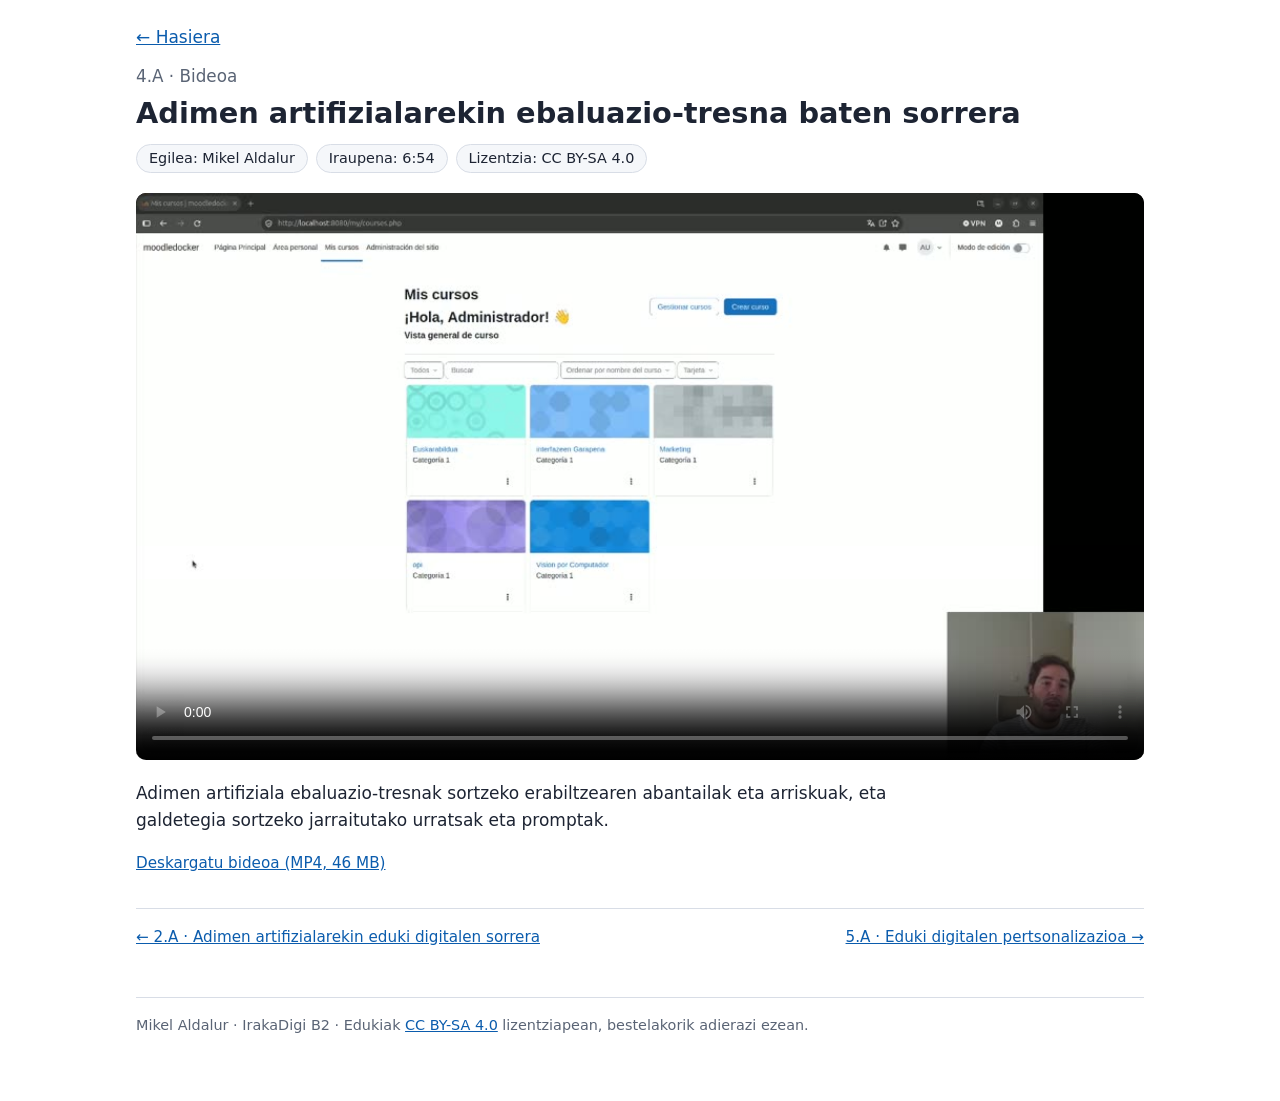
<file: bideoak/4A.html>
<!doctype html>
<html lang="eu">
<head>
<meta charset="utf-8">
<meta name="viewport" content="width=device-width, initial-scale=1">
<title>4.A · Adimen artifizialarekin ebaluazio-tresna baten sorrera</title>
<meta name="description" content="Adimen artifiziala ebaluazio-tresnak sortzeko erabiltzearen abantailak eta arriskuak, eta galdetegia sortzeko jarraitutako urratsak eta promptak.">
<link rel="stylesheet" href="../estiloa.css">
</head>
<body>
<main>
<p class="crumb"><a href="../">← Hasiera</a></p>
<header>
<p class="lead">4.A · Bideoa</p>
<h1>Adimen artifizialarekin ebaluazio-tresna baten sorrera</h1>
<div class="meta"><span class="tag">Egilea: Mikel Aldalur</span><span class="tag">Iraupena: 6:54</span><span class="tag">Lizentzia: CC BY-SA 4.0</span></div>
</header>

<div class="player">
<video controls preload="metadata" playsinline poster="irudiak/4.A.AAEbaluazioSorrera.jpg">
<source src="../4.A.AAEbaluazioSorrera.mp4" type="video/mp4">
Zure nabigatzaileak ezin du bideoa erreproduzitu. <a href="../4.A.AAEbaluazioSorrera.mp4">Deskargatu bideoa</a>.
</video>
</div>

<p>Adimen artifiziala ebaluazio-tresnak sortzeko erabiltzearen abantailak eta arriskuak, eta galdetegia sortzeko jarraitutako urratsak eta promptak.</p>
<p class="small"><a href="../4.A.AAEbaluazioSorrera.mp4" download>Deskargatu bideoa (MP4, 46 MB)</a></p>

<nav class="pager"><a href="2A.html">← 2.A · Adimen artifizialarekin eduki digitalen sorrera</a><a href="5A.html">5.A · Eduki digitalen pertsonalizazioa →</a></nav>

<footer>Mikel Aldalur · IrakaDigi B2 · Edukiak <a href="https://creativecommons.org/licenses/by-sa/4.0/deed.eu">CC BY-SA 4.0</a> lizentziapean, bestelakorik adierazi ezean.</footer>
</main>
</body>
</html>
</file>
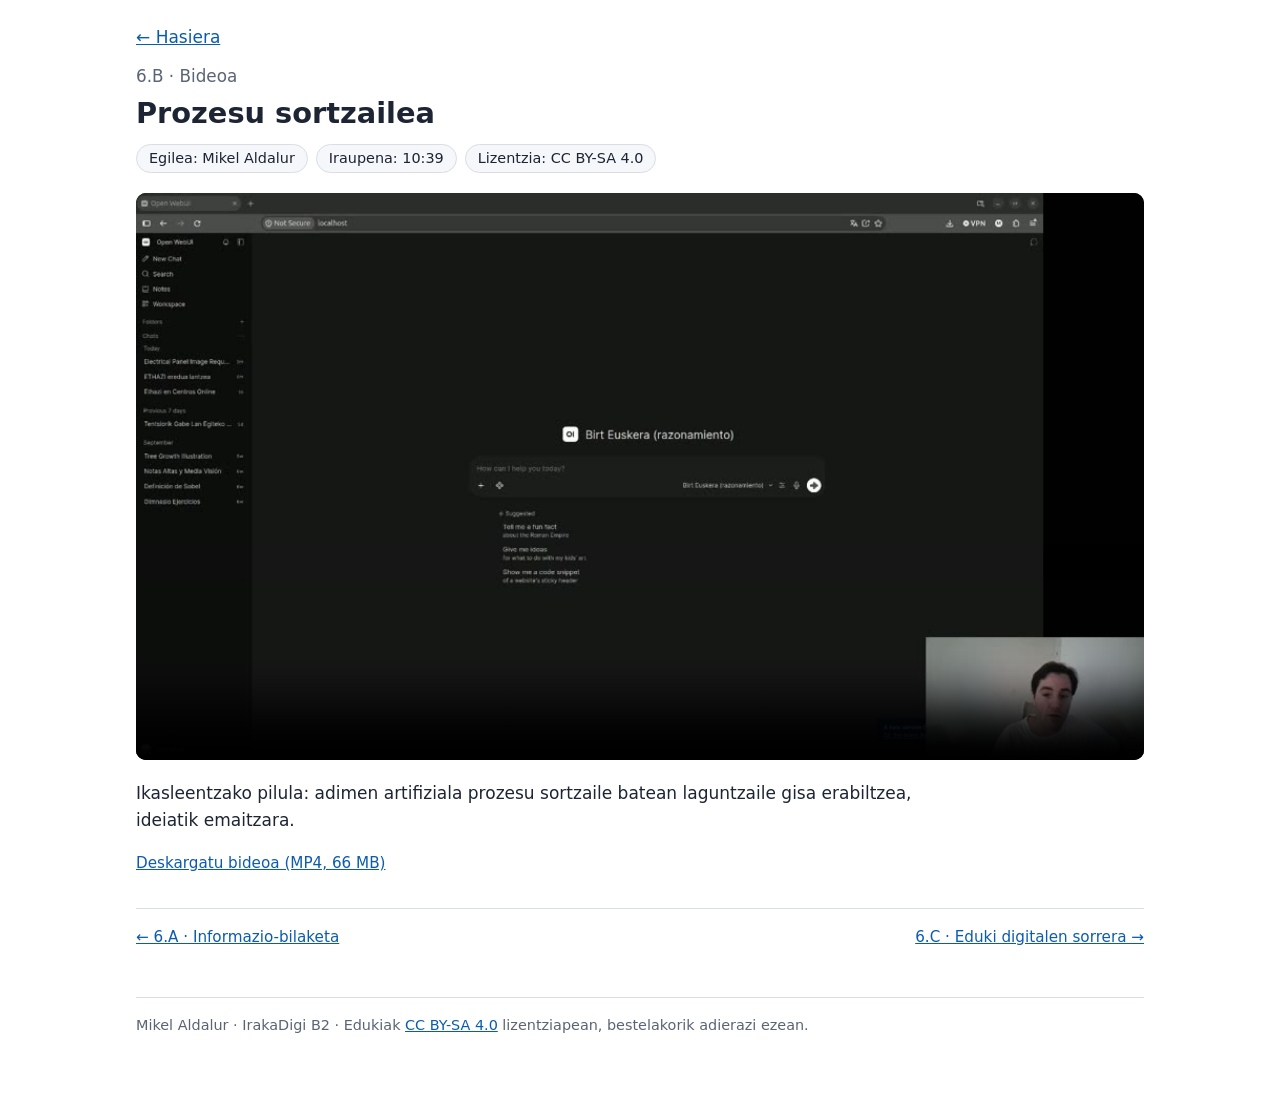
<file: bideoak/6B.html>
<!doctype html>
<html lang="eu">
<head>
<meta charset="utf-8">
<meta name="viewport" content="width=device-width, initial-scale=1">
<title>6.B · Prozesu sortzailea</title>
<meta name="description" content="Ikasleentzako pilula: adimen artifiziala prozesu sortzaile batean laguntzaile gisa erabiltzea, ideiatik emaitzara.">
<link rel="stylesheet" href="../estiloa.css">
</head>
<body>
<main>
<p class="crumb"><a href="../">← Hasiera</a></p>
<header>
<p class="lead">6.B · Bideoa</p>
<h1>Prozesu sortzailea</h1>
<div class="meta"><span class="tag">Egilea: Mikel Aldalur</span><span class="tag">Iraupena: 10:39</span><span class="tag">Lizentzia: CC BY-SA 4.0</span></div>
</header>

<div class="player">
<video controls preload="metadata" playsinline poster="irudiak/6.B.ProzesuSortzailea.jpg">
<source src="../6.B.ProzesuSortzailea.mp4" type="video/mp4">
Zure nabigatzaileak ezin du bideoa erreproduzitu. <a href="../6.B.ProzesuSortzailea.mp4">Deskargatu bideoa</a>.
</video>
</div>

<p>Ikasleentzako pilula: adimen artifiziala prozesu sortzaile batean laguntzaile gisa erabiltzea, ideiatik emaitzara.</p>
<p class="small"><a href="../6.B.ProzesuSortzailea.mp4" download>Deskargatu bideoa (MP4, 66 MB)</a></p>

<nav class="pager"><a href="6A.html">← 6.A · Informazio-bilaketa</a><a href="6C.html">6.C · Eduki digitalen sorrera →</a></nav>

<footer>Mikel Aldalur · IrakaDigi B2 · Edukiak <a href="https://creativecommons.org/licenses/by-sa/4.0/deed.eu">CC BY-SA 4.0</a> lizentziapean, bestelakorik adierazi ezean.</footer>
</main>
</body>
</html>
</file>
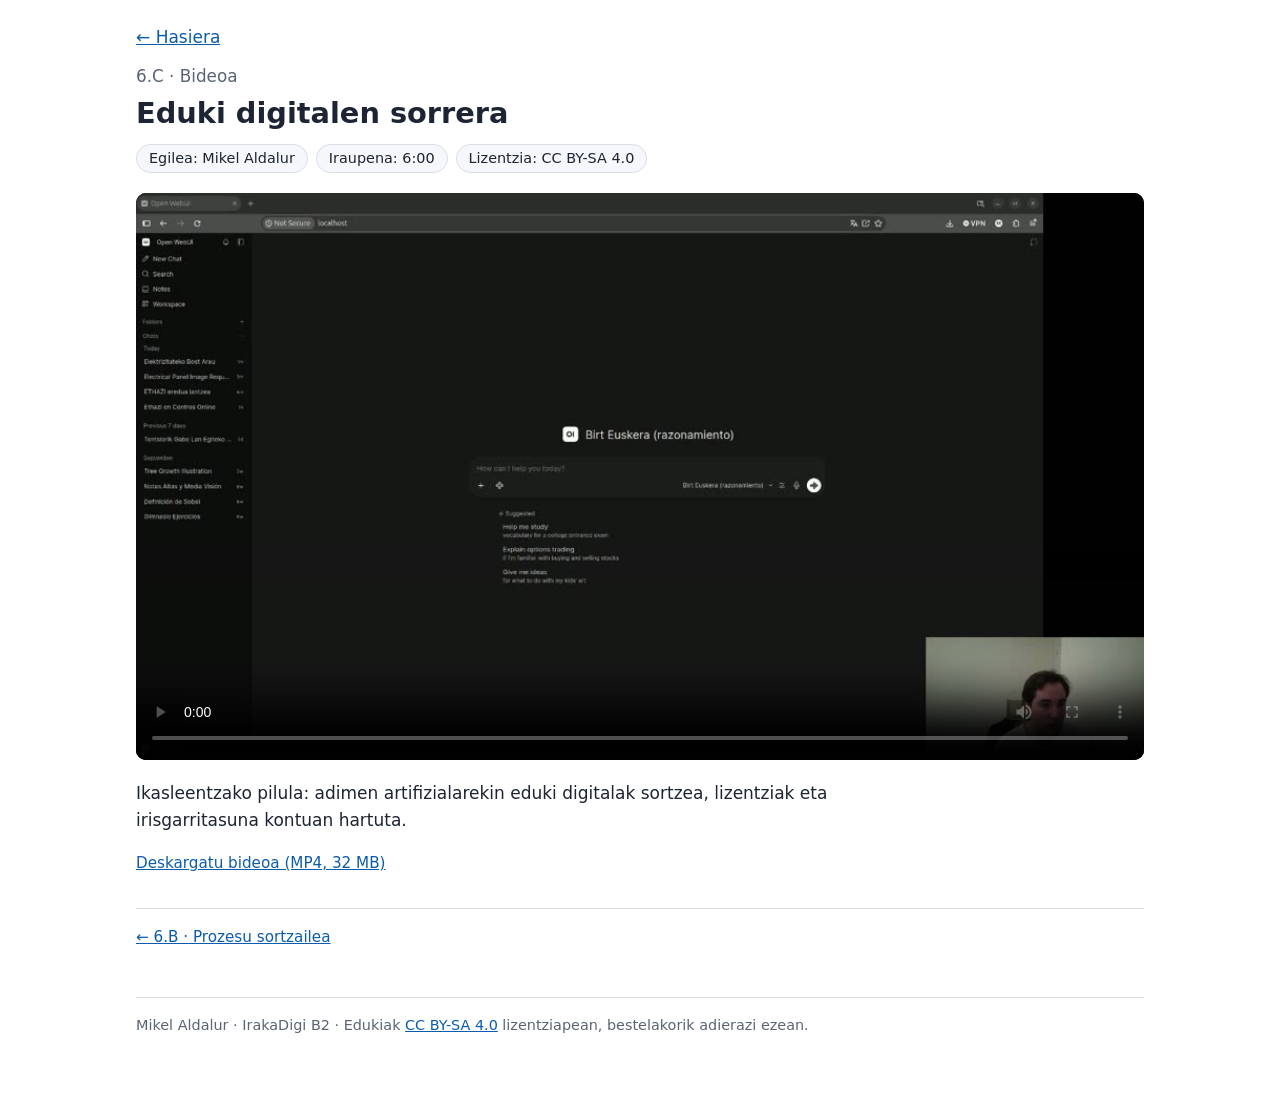
<file: bideoak/6C.html>
<!doctype html>
<html lang="eu">
<head>
<meta charset="utf-8">
<meta name="viewport" content="width=device-width, initial-scale=1">
<title>6.C · Eduki digitalen sorrera</title>
<meta name="description" content="Ikasleentzako pilula: adimen artifizialarekin eduki digitalak sortzea, lizentziak eta irisgarritasuna kontuan hartuta.">
<link rel="stylesheet" href="../estiloa.css">
</head>
<body>
<main>
<p class="crumb"><a href="../">← Hasiera</a></p>
<header>
<p class="lead">6.C · Bideoa</p>
<h1>Eduki digitalen sorrera</h1>
<div class="meta"><span class="tag">Egilea: Mikel Aldalur</span><span class="tag">Iraupena: 6:00</span><span class="tag">Lizentzia: CC BY-SA 4.0</span></div>
</header>

<div class="player">
<video controls preload="metadata" playsinline poster="irudiak/6.C.EdukiDigitalenSorrera.jpg">
<source src="../6.C.EdukiDigitalenSorrera.mp4" type="video/mp4">
Zure nabigatzaileak ezin du bideoa erreproduzitu. <a href="../6.C.EdukiDigitalenSorrera.mp4">Deskargatu bideoa</a>.
</video>
</div>

<p>Ikasleentzako pilula: adimen artifizialarekin eduki digitalak sortzea, lizentziak eta irisgarritasuna kontuan hartuta.</p>
<p class="small"><a href="../6.C.EdukiDigitalenSorrera.mp4" download>Deskargatu bideoa (MP4, 32 MB)</a></p>

<nav class="pager"><a href="6B.html">← 6.B · Prozesu sortzailea</a><span></span></nav>

<footer>Mikel Aldalur · IrakaDigi B2 · Edukiak <a href="https://creativecommons.org/licenses/by-sa/4.0/deed.eu">CC BY-SA 4.0</a> lizentziapean, bestelakorik adierazi ezean.</footer>
</main>
</body>
</html>
</file>
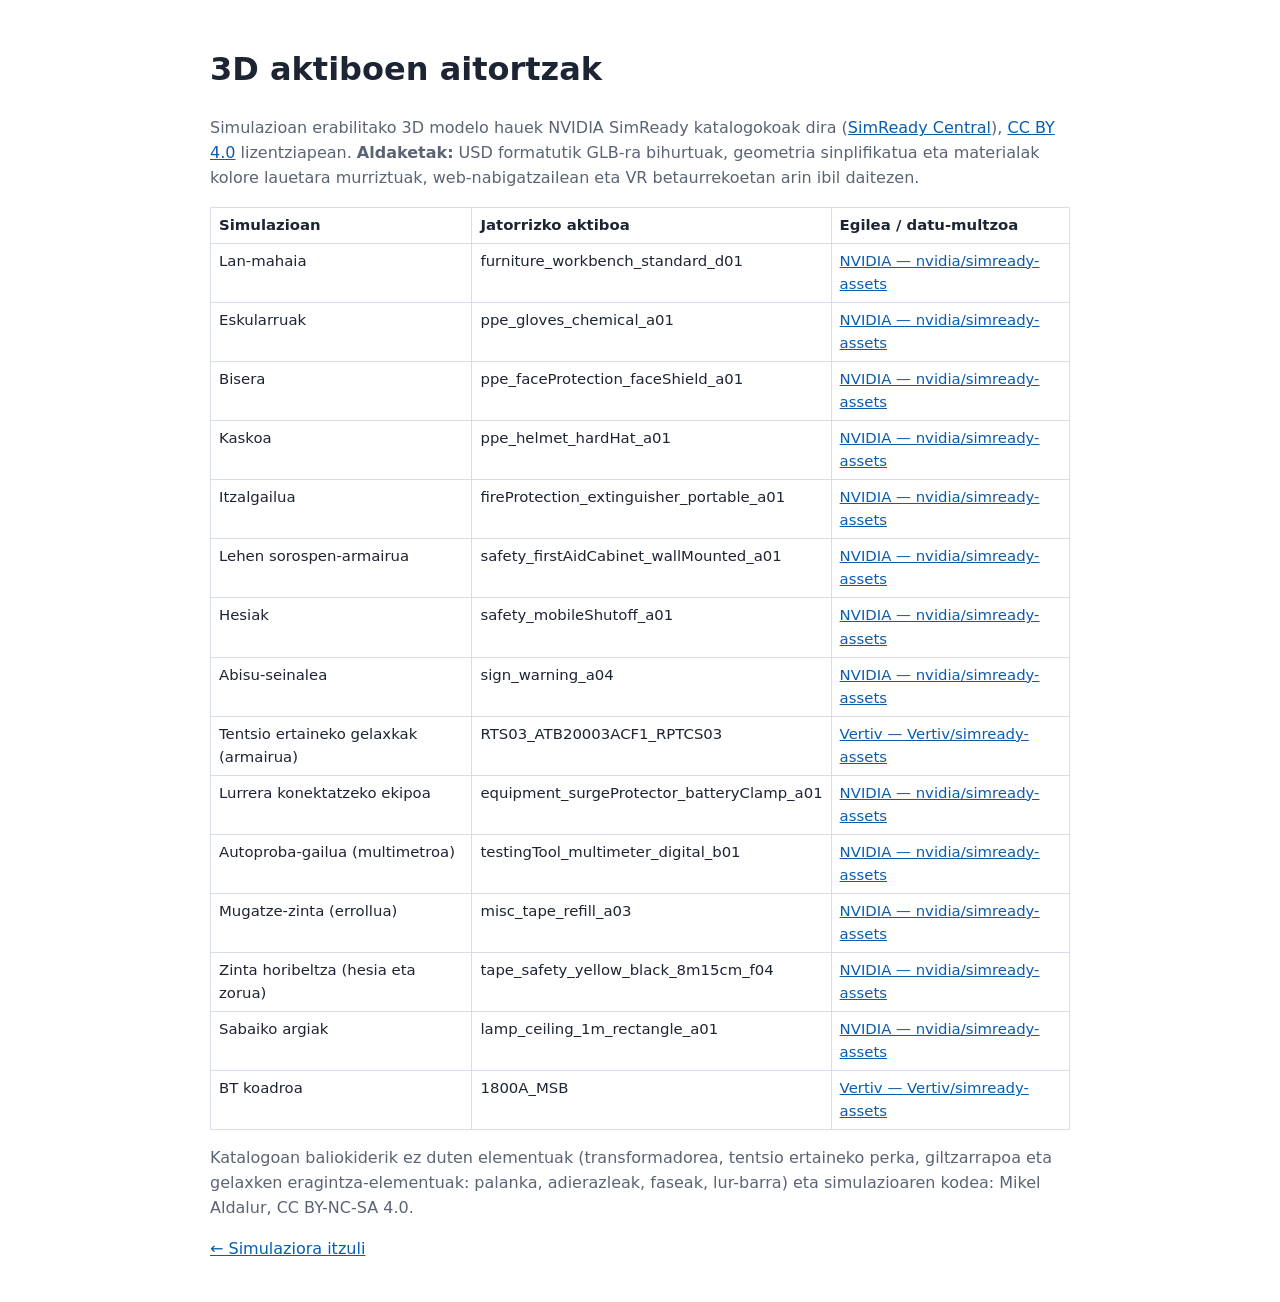
<file: 3B-transformazio-zentroa/vr/assets/AITORTZAK.html>
<!doctype html>
<html lang="eu">
<head>
<meta charset="utf-8">
<meta name="viewport" content="width=device-width, initial-scale=1">
<title>3D aktiboen aitortzak</title>
<style>
:root{--bg:#fff;--fg:#1d2433;--muted:#5a6475;--line:#d8dde6;--accent:#0b5cad}
@media (prefers-color-scheme:dark){:root{--bg:#12161d;--fg:#e6e9ef;--muted:#a3acbb;--line:#2c3440;--accent:#6aa9ec}}
body{margin:0;background:var(--bg);color:var(--fg);font:16px/1.55 system-ui,sans-serif}
main{max-width:860px;margin:0 auto;padding:24px 16px}
table{width:100%;border-collapse:collapse;font-size:.93rem}
th,td{border:1px solid var(--line);padding:6px 8px;text-align:left;vertical-align:top}
.scroll{overflow-x:auto}
a{color:var(--accent)} p{color:var(--muted)}
</style>
</head>
<body>
<main>
<h1>3D aktiboen aitortzak</h1>
<p>Simulazioan erabilitako 3D modelo hauek NVIDIA SimReady katalogokoak dira (<a href="https://huggingface.co/spaces/nvidia/simready-central">SimReady Central</a>), <a href="https://creativecommons.org/licenses/by/4.0/deed.eu">CC BY 4.0</a> lizentziapean. <strong>Aldaketak:</strong> USD formatutik GLB-ra bihurtuak, geometria sinplifikatua eta materialak kolore lauetara murriztuak, web-nabigatzailean eta VR betaurrekoetan arin ibil daitezen.</p>
<div class="scroll"><table>
<thead><tr><th>Simulazioan</th><th>Jatorrizko aktiboa</th><th>Egilea / datu-multzoa</th></tr></thead>
<tbody>
<tr><td>Lan-mahaia</td><td>furniture_workbench_standard_d01</td><td><a href="https://huggingface.co/datasets/nvidia/simready-assets">NVIDIA — nvidia/simready-assets</a></td></tr>
<tr><td>Eskularruak</td><td>ppe_gloves_chemical_a01</td><td><a href="https://huggingface.co/datasets/nvidia/simready-assets">NVIDIA — nvidia/simready-assets</a></td></tr>
<tr><td>Bisera</td><td>ppe_faceProtection_faceShield_a01</td><td><a href="https://huggingface.co/datasets/nvidia/simready-assets">NVIDIA — nvidia/simready-assets</a></td></tr>
<tr><td>Kaskoa</td><td>ppe_helmet_hardHat_a01</td><td><a href="https://huggingface.co/datasets/nvidia/simready-assets">NVIDIA — nvidia/simready-assets</a></td></tr>
<tr><td>Itzalgailua</td><td>fireProtection_extinguisher_portable_a01</td><td><a href="https://huggingface.co/datasets/nvidia/simready-assets">NVIDIA — nvidia/simready-assets</a></td></tr>
<tr><td>Lehen sorospen-armairua</td><td>safety_firstAidCabinet_wallMounted_a01</td><td><a href="https://huggingface.co/datasets/nvidia/simready-assets">NVIDIA — nvidia/simready-assets</a></td></tr>
<tr><td>Hesiak</td><td>safety_mobileShutoff_a01</td><td><a href="https://huggingface.co/datasets/nvidia/simready-assets">NVIDIA — nvidia/simready-assets</a></td></tr>
<tr><td>Abisu-seinalea</td><td>sign_warning_a04</td><td><a href="https://huggingface.co/datasets/nvidia/simready-assets">NVIDIA — nvidia/simready-assets</a></td></tr>
<tr><td>Tentsio ertaineko gelaxkak (armairua)</td><td>RTS03_ATB20003ACF1_RPTCS03</td><td><a href="https://huggingface.co/datasets/Vertiv/simready-assets">Vertiv — Vertiv/simready-assets</a></td></tr>
<tr><td>Lurrera konektatzeko ekipoa</td><td>equipment_surgeProtector_batteryClamp_a01</td><td><a href="https://huggingface.co/datasets/nvidia/simready-assets">NVIDIA — nvidia/simready-assets</a></td></tr>
<tr><td>Autoproba-gailua (multimetroa)</td><td>testingTool_multimeter_digital_b01</td><td><a href="https://huggingface.co/datasets/nvidia/simready-assets">NVIDIA — nvidia/simready-assets</a></td></tr>
<tr><td>Mugatze-zinta (errollua)</td><td>misc_tape_refill_a03</td><td><a href="https://huggingface.co/datasets/nvidia/simready-assets">NVIDIA — nvidia/simready-assets</a></td></tr>
<tr><td>Zinta horibeltza (hesia eta zorua)</td><td>tape_safety_yellow_black_8m15cm_f04</td><td><a href="https://huggingface.co/datasets/nvidia/simready-assets">NVIDIA — nvidia/simready-assets</a></td></tr>
<tr><td>Sabaiko argiak</td><td>lamp_ceiling_1m_rectangle_a01</td><td><a href="https://huggingface.co/datasets/nvidia/simready-assets">NVIDIA — nvidia/simready-assets</a></td></tr>
<tr><td>BT koadroa</td><td>1800A_MSB</td><td><a href="https://huggingface.co/datasets/Vertiv/simready-assets">Vertiv — Vertiv/simready-assets</a></td></tr>
</tbody></table></div>
<p>Katalogoan baliokiderik ez duten elementuak (transformadorea, tentsio ertaineko perka, giltzarrapoa eta gelaxken eragintza-elementuak: palanka, adierazleak, faseak, lur-barra) eta simulazioaren kodea: Mikel Aldalur, CC BY-NC-SA 4.0.</p>
<p><a href="../">← Simulaziora itzuli</a></p>
</main>
</body>
</html>
</file>
<file: estiloa.css>
:root{--bg:#ffffff;--fg:#1d2433;--muted:#5a6475;--accent:#0b5cad;--line:#d8dde6;--card:#f5f7fa}
@media (prefers-color-scheme: dark){:root{--bg:#12161d;--fg:#e6e9ef;--muted:#a3acbb;--accent:#6aa9ec;--line:#2c3440;--card:#1a2029}}
*{box-sizing:border-box}
body{margin:0;background:var(--bg);color:var(--fg);font:17px/1.6 system-ui,-apple-system,"Segoe UI",Roboto,sans-serif}
main{max-width:1040px;margin:0 auto;padding:24px 16px 64px}
h1{font-size:1.8rem;line-height:1.25;margin:.2em 0}
h2{font-size:1.35rem;margin:2.2em 0 .7em;padding-bottom:.25em;border-bottom:2px solid var(--line)}
p{max-width:75ch}
a{color:var(--accent)}
.lead{color:var(--muted);font-size:1.05rem;margin:0}
.muted{color:var(--muted);font-size:.95rem}
.small{font-size:.95rem}
.crumb{margin:0 0 12px}
.meta{display:flex;flex-wrap:wrap;gap:8px;margin:12px 0 0}
.tag{background:var(--card);border:1px solid var(--line);border-radius:999px;padding:2px 12px;font-size:.9rem}
.code{display:inline-block;min-width:2.6em;text-align:center;font-weight:700;font-size:.85rem;color:var(--accent);background:var(--card);border:1px solid var(--line);border-radius:6px;padding:0 6px}

.grid{display:grid;grid-template-columns:repeat(auto-fill,minmax(230px,1fr));gap:16px}
.vcard{display:flex;flex-direction:column;background:var(--card);border:1px solid var(--line);border-radius:10px;overflow:hidden;color:inherit;text-decoration:none;transition:border-color .15s,transform .15s}
.vcard:hover,.vcard:focus-visible{border-color:var(--accent);transform:translateY(-2px)}
.thumb{position:relative;display:block;aspect-ratio:16/9;background:#000}
.thumb img{width:100%;height:100%;object-fit:cover;display:block}
.dur{position:absolute;right:8px;bottom:8px;background:rgba(0,0,0,.75);color:#fff;font-size:.8rem;padding:1px 7px;border-radius:4px}
.vbody{display:flex;flex-direction:column;gap:4px;padding:10px 14px 14px;line-height:1.35}
.vbody .code{align-self:flex-start}

.list{list-style:none;padding:0;margin:0}
.list li{padding:10px 0;border-bottom:1px solid var(--line)}
.list li:last-child{border-bottom:0}

.player{margin:20px 0;background:#000;border-radius:10px;overflow:hidden}
.player video{display:block;width:100%;max-height:80vh;aspect-ratio:16/9}
.pager{display:flex;justify-content:space-between;gap:16px;margin-top:32px;padding-top:16px;border-top:1px solid var(--line);font-size:.95rem}
.pager a:last-child{text-align:right}

footer{margin-top:48px;padding-top:16px;border-top:1px solid var(--line);color:var(--muted);font-size:.9rem}
</file>
